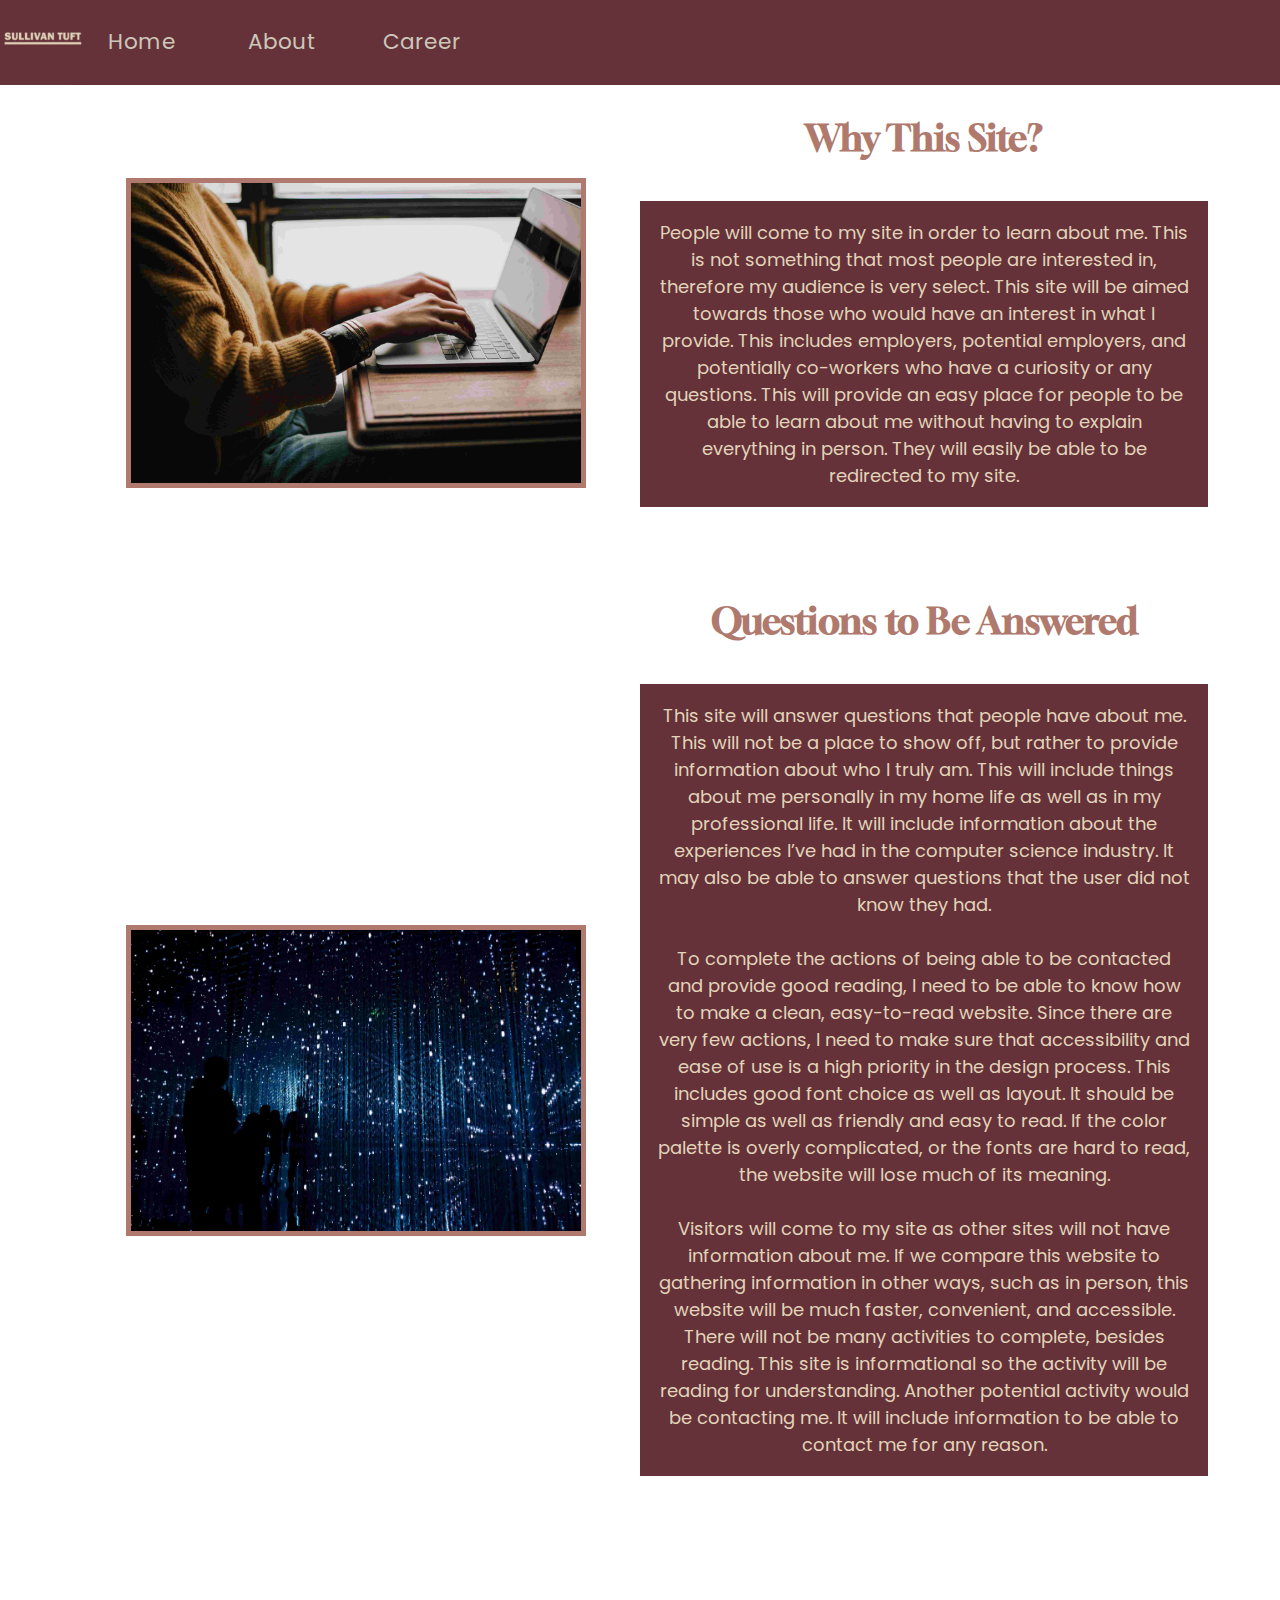
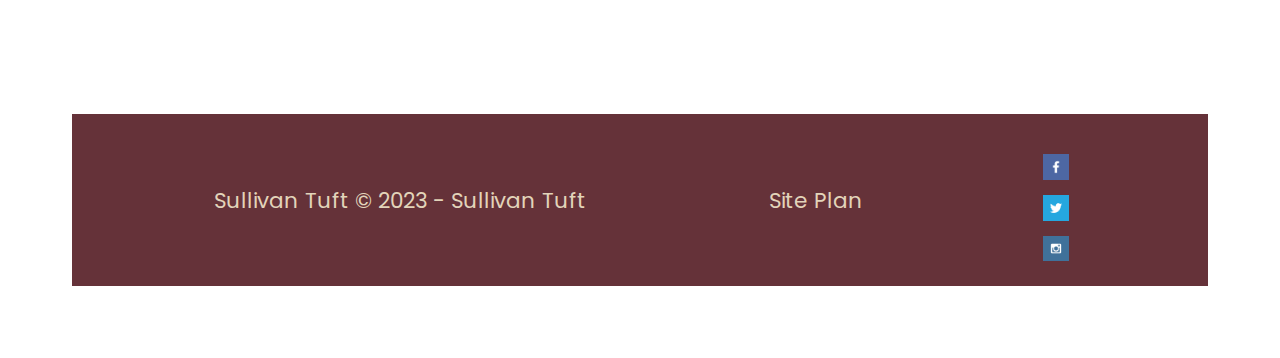
<file: personal_site_plan/index.html>
<!DOCTYPE html>
<html lang="en">
<head>
    <meta charset="UTF-8">
    <meta http-equiv="X-UA-Compatible" content="IE=edge">
    <meta name="viewport" content="width=device-width, initial-scale=1.0">
    <title>Home</title>
    <link rel="stylesheet" href="personal_site_style.css">
</head>
<body>
<header>
    <a id ="logo_link" href="home.html">
                <img class="logo" src="images/logo.png" alt="Sullivan Tuft Logo">
    </a>
   
    <nav>
        <a href="index.html">Home</a>
        <a href="about.html">About</a>
        <a href="career.html">Career</a>
      </nav>
    
</header>

   
    <div class="box1">
        <h1>Why This Site?</h1>
        <p>People will come to my site in order to learn about me. This is not something that most people are interested in, therefore my audience is very select. This site will be aimed towards those who would have an interest in what I provide. This includes employers, potential employers, and potentially co-workers who have a curiosity or any questions. This will provide an easy place for people to be able to learn about me without having to explain everything in person. They will easily be able to be redirected to my site.</p>
        <img src="images/computer_1.jpg" alt="Computer">
    </div>
    <div class="box2">
        <h1>Questions to Be Answered</h1>
        <p>This site will answer questions that people have about me. This will not be a place to show off, but rather to provide information about who I truly am. This will include things about me personally in my home life as well as in my professional life. It will include information about the experiences I’ve had in the computer science industry. It may also be able to answer questions that the user did not know they had.
        <br><br>
        To complete the actions of being able to be contacted and provide good reading, I need to be able to know how to make a clean, easy-to-read website. Since there are very few actions, I need to make sure that accessibility and ease of use is a high priority in the design process. This includes good font choice as well as layout. It should be simple as well as friendly and easy to read. If the color palette is overly complicated, or the fonts are hard to read, the website will lose much of its meaning. <br><br>
         Visitors will come to my site as other sites will not have information about me. If we compare this website to gathering information in other ways, such as in person, this website will be much faster, convenient, and accessible. There will not be many activities to complete, besides reading. This site is informational so the activity will be reading for understanding. Another potential activity would be contacting me. It will include information to be able to contact me for any reason.
        </p>
        <img src="images/network.jpg" alt="Network">
    </div>




    <footer>
        <p>Sullivan Tuft &copy; 2023 - Sullivan Tuft</p>
  
        <p><a href="site-plan.html">Site Plan</a></p>
       
    
        <div class="social">
            <a href="https://facebook.com" target="_blank">
                <img src="images/facebook.png" alt="fb icon">
            </a>
            <a href="https://twitter.com" target="_blank">
                <img src="images/twitter.png" alt="twitter icon">
            </a>
            <a href="https://instagram.com" target="_blank">
                <img src="images/instagram.png" alt="instagram icon">
            </a>
        </div>
        
    </footer>
</body>
</html>
</file>
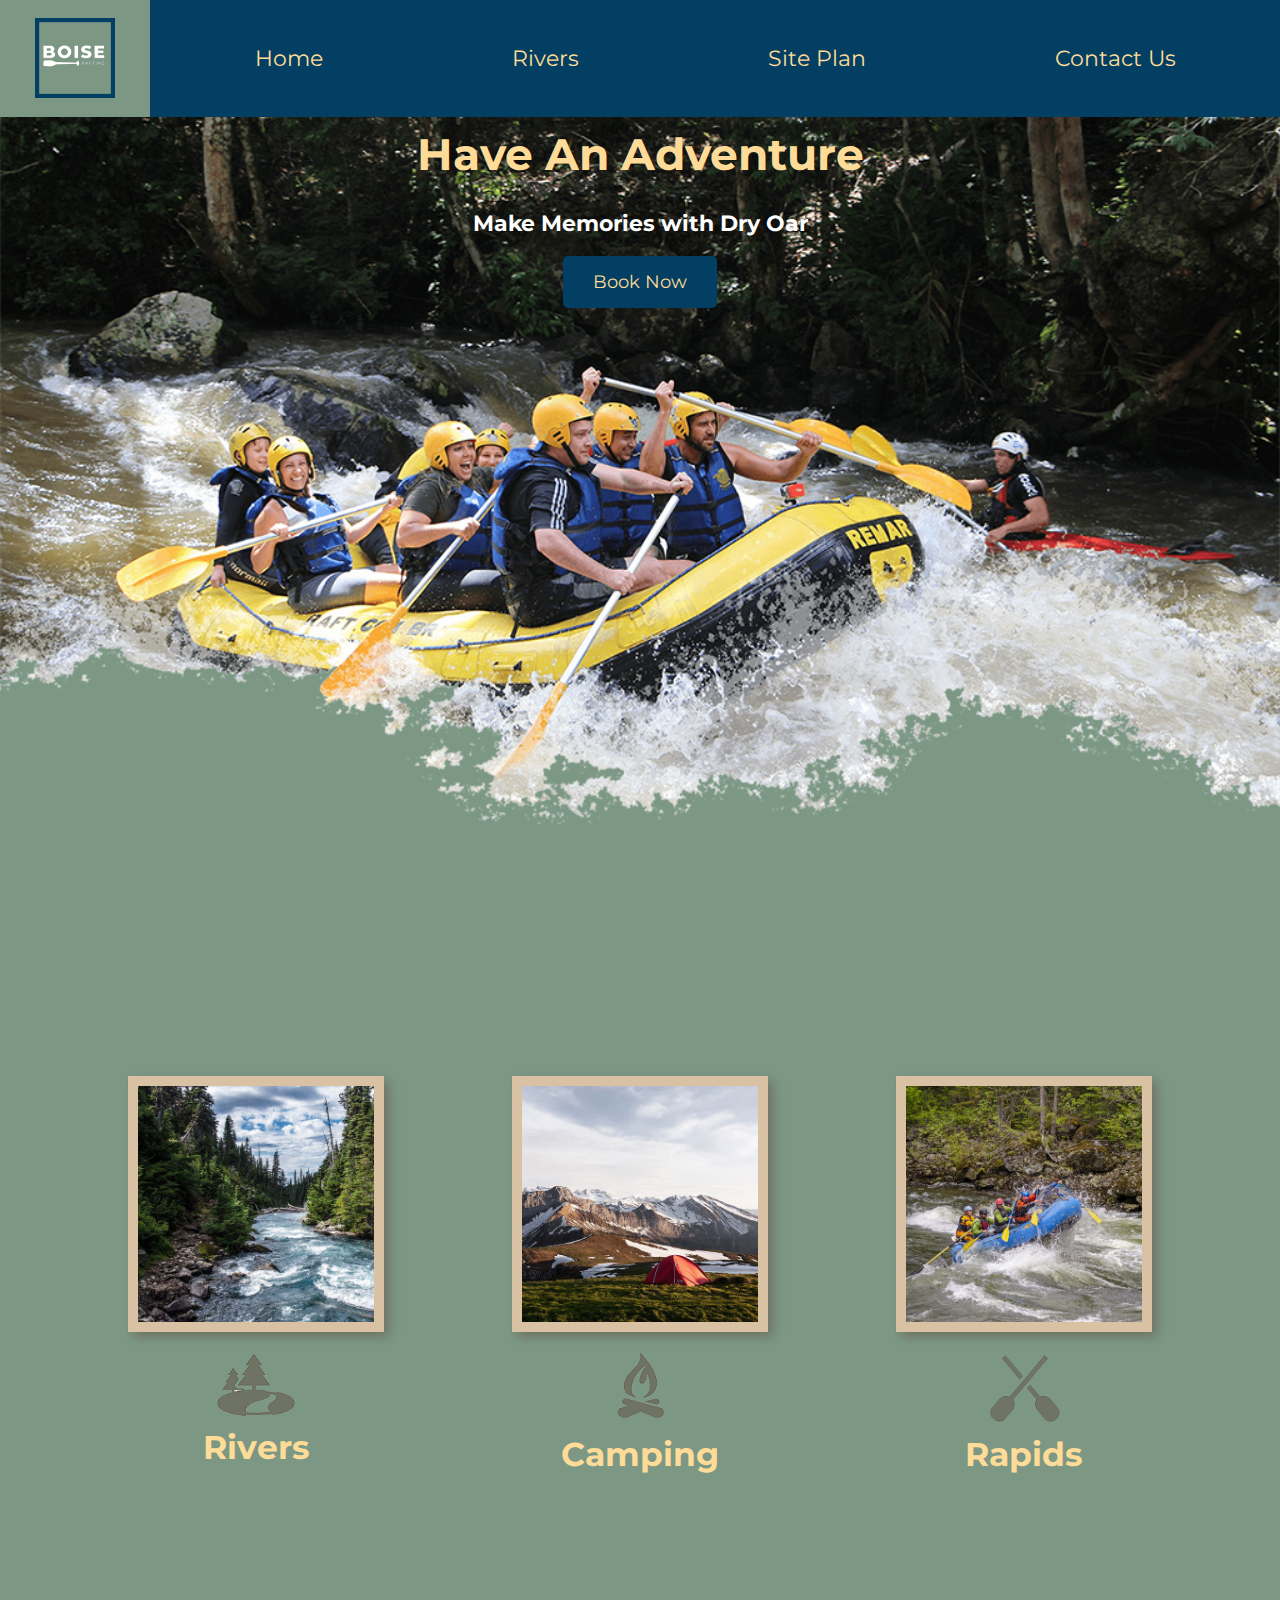
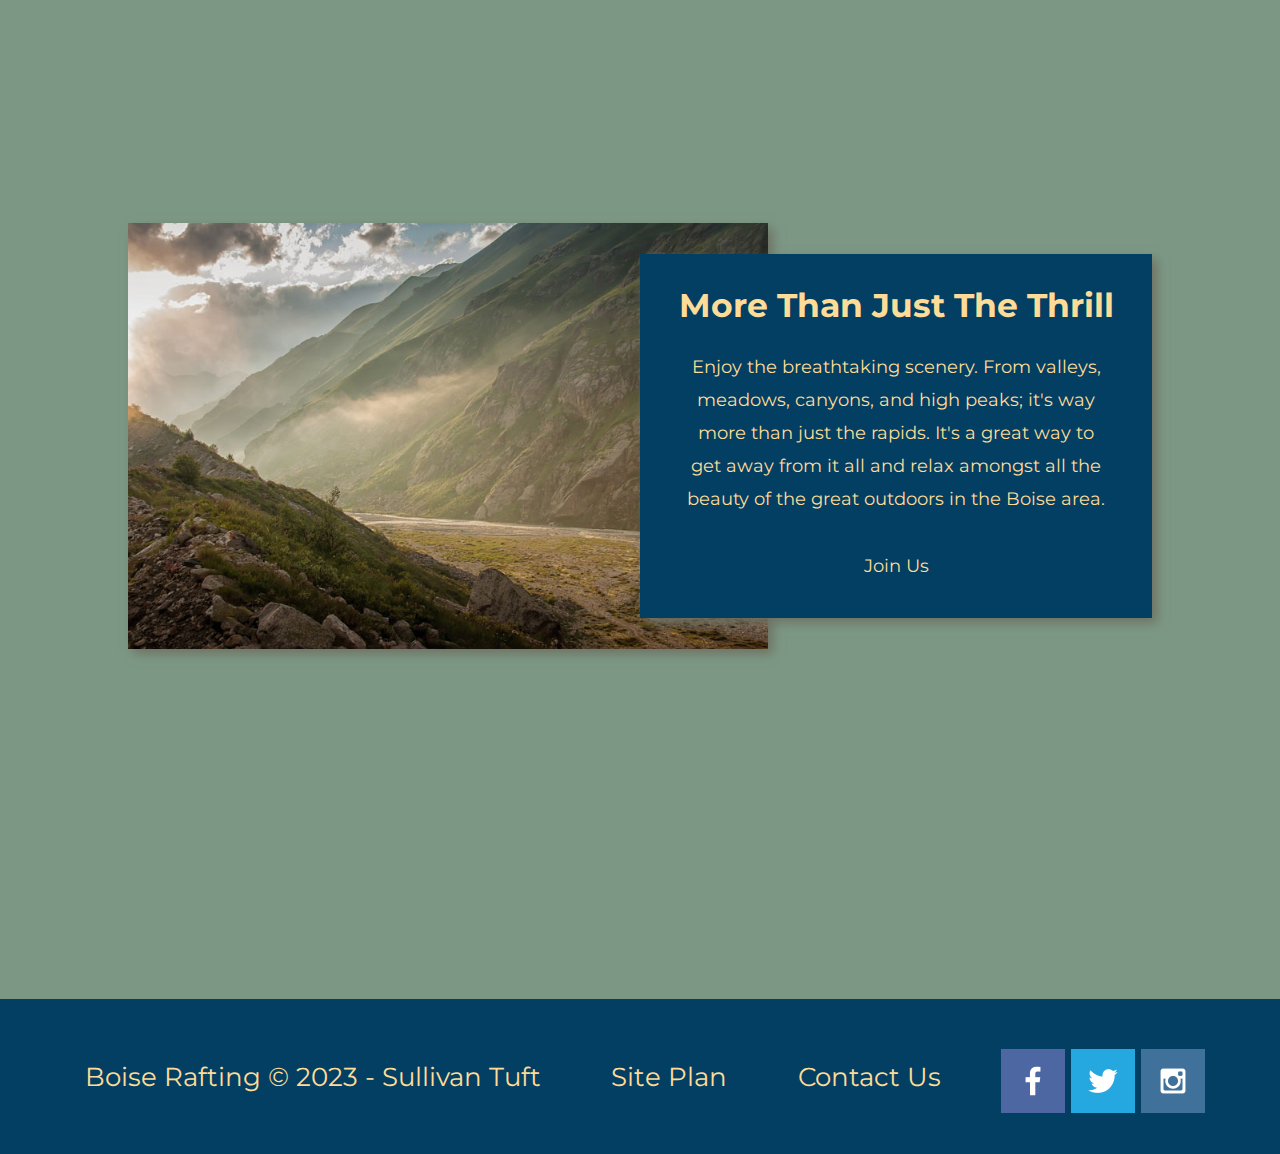
<file: wrr/index.html>
<!DOCTYPE html>
<html lang="en">
<head>
    <meta charset="UTF-8">
    <meta http-equiv="X-UA-Compatible" content="IE=edge">
    <meta name="viewport" content="width=device-width, initial-scale=1.0">
    <link rel="stylesheet" href="styles/style.css">
    <title>Boise Rafting | Home</title>
</head>
<body>
    <div id="content">

        <header>
            <a id ="logo_link" href="index.html">
                <img class="logo" src="images/wrr_logo.png" alt="Boise Rafting Logo">
    
            </a>
            <nav>
                <a href="index.html">Home</a>
                <a href="rivers.html">Rivers</a>
                <a href="site-plan-rafting.html">Site Plan</a>
                <a href="contactus.html">Contact Us</a>
            </nav>
        </header>

        <div id="hero">
            <div id="hero-box">
                <img id="hero-img" src="images/hero.png" alt="People enjoying white water rafting">
            </div>
            <section id="hero-msg">
                <h1 class="home-title">Have An Adventure</h1>
                <h4>Make Memories with Dry Oar </h4>
                <div class='button-box'>
                    <a class='book' href="contactus.html">Book Now</a>
                </div>
            </section>
        </div>

<main class="home-grid">
    <section class="rivers-card">
        <img class="card-img" src="images/rivers.jpg" alt="river in forest">
        <img class="icon" src="images/river_icon.png" alt="river icon">
        <h2>Rivers</h2>
    </section>
    <section class="camping-card">
        <img class="card-img" src="images/camping.jpg" alt="tent in mountains">
        <img class="icon" src="images/fire_icon.png" alt="fire icon">
        <h2>Camping</h2>
    </section>
    <section class="rapids-card">
        <img class="card-img" src="images/rapids.jpg" alt="rafting boat">
        <img class="icon" src="images/oars.png" alt="oars icon">
        <h2>Rapids</h2>
    </section>
    <div id="background"></div> 
    <img class="mountains" src="images/mountains.jpg" alt="Misty mountains">
    <section class="msg">
        <h2>More Than Just The Thrill</h2>
        <p>Enjoy the breathtaking scenery. From valleys, meadows, canyons, and high peaks; it's way more than just the rapids. It's a great way to get away from it all and relax amongst all the beauty of the great outdoors in the Boise area. </p>
        <a class='join' href="rivers.html">Join Us</a>
    </section>

</main>
<footer>
    <p>Boise Rafting &copy; 2023 - Sullivan Tuft</p>
    <p><a href="site-plan-rafting.html">Site Plan</a></p>
    <p><a href="contactus.html">Contact Us</a></p>

    <div class="social">
        <a href="https://facebook.com" target="_blank">
            <img src="images/facebook.png" alt="fb icon">
        </a>
        <a href="https://twitter.com" target="_blank">
            <img src="images/twitter.png" alt="twitter icon">
        </a>
        <a href="https://instagram.com" target="_blank">
            <img src="images/instagram.png" alt="instagram icon">
        </a>
    </div>
    
</footer>




</div>
</body>

</html>
</file>
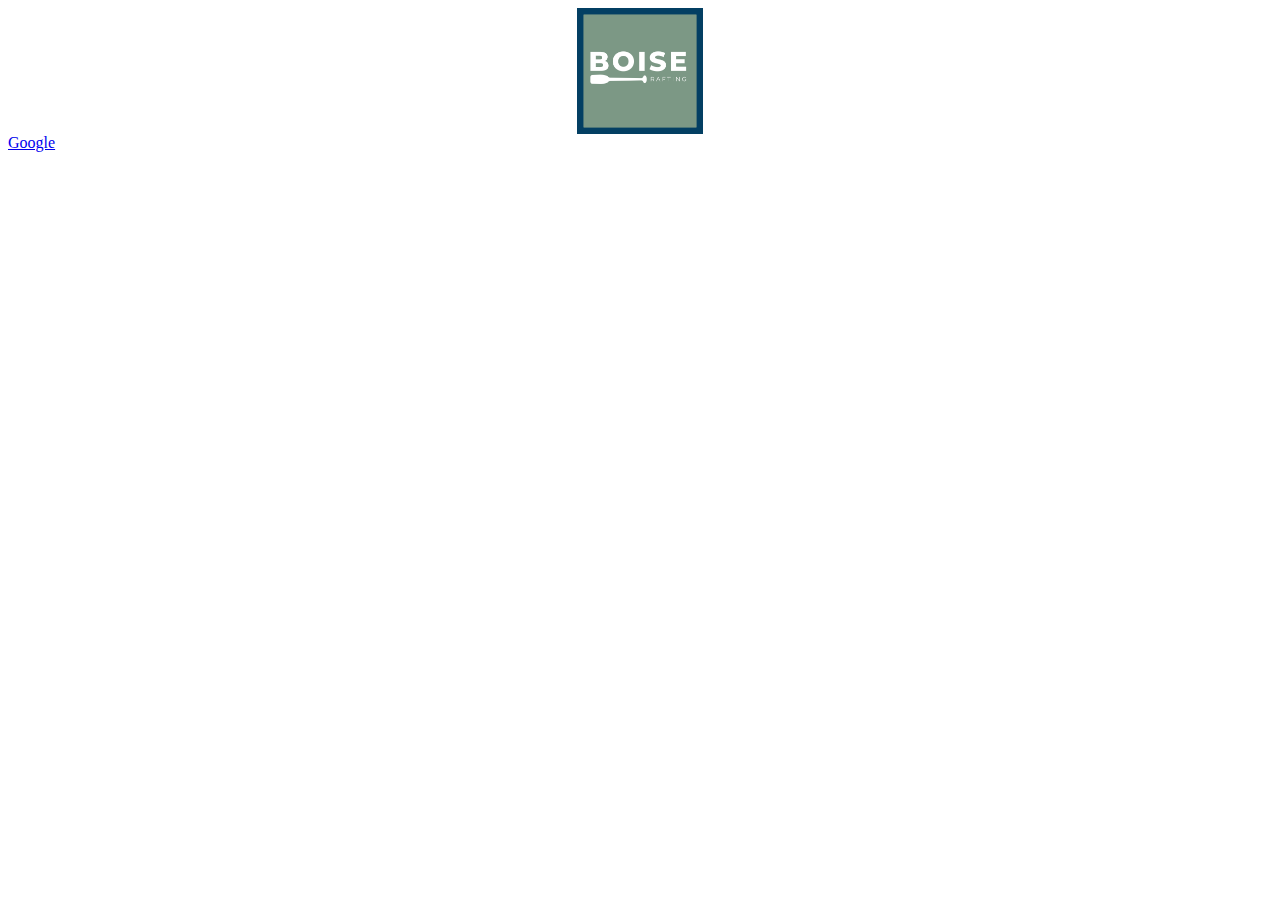
<file: wireframe.html>
<!DOCTYPE html>
<html lang="en">
<head>
    <meta charset="UTF-8">
    <meta http-equiv="X-UA-Compatible" content="IE=edge">
    <meta name="viewport" content="width=device-width, initial-scale=1.0">
    <link type="text/css" rel="stylesheet" href="wireframe.css" />
    <title>Wireframe</title>
</head>

<body>

 <header>
    
    <nav>
    <img class="logo" src="/images/wrr_logo.png" alt="logo">
    <a href="https://google.com">Google</a>
    </nav>

 </header>   



</body>
</html>
</file>
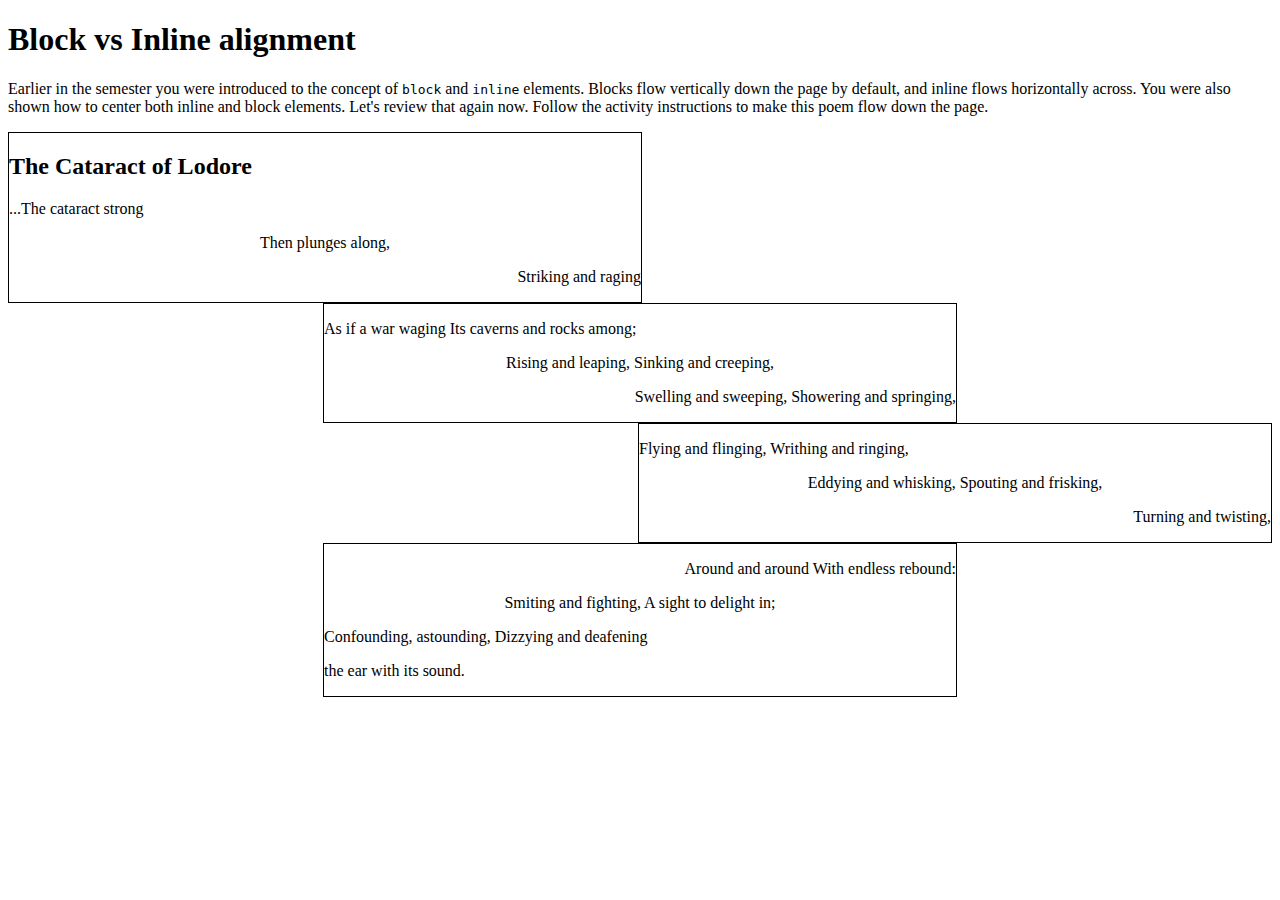
<file: intro/alignment.html>
<!DOCTYPE html>
<html lang="en">
<head>
    <meta charset="UTF-8">
    <meta http-equiv="X-UA-Compatible" content="IE=edge">
    <meta name="viewport" content="width=device-width, initial-scale=1.0">
    <title>Document</title>
    <link rel="stylesheet" href="alignment.css">
</head>
<body>
    <div class="content">
        <h1>Block vs Inline alignment</h1>
        <p>Earlier in the semester you were introduced to the concept of
                    <kbd>block</kbd> and <kbd>inline</kbd> elements. Blocks flow
                    vertically down the page by default, and inline flows horizontally across.
                    You were also shown how to center both inline and block elements.
                    Let's review that again now. Follow the activity instructions to make this poem flow down the page.</p>
      </div>
      <div class="poem">
        <section class="block1">
          <h2>The Cataract of Lodore</h2>
          <p class="left">...The cataract strong</p>
          <p class="center"> Then plunges along,</p>
          <p class="right">Striking and raging</p>
        </section>
        <section class="block2">
          <p class="left">As if a war waging Its caverns and rocks among;</p>
          <p class="center"> Rising and leaping, Sinking and creeping,</p>
          <p class="right"> Swelling and sweeping, Showering and springing,</p>
        </section>
        <section class="block3">
          <p class="left"> Flying and flinging, Writhing and ringing, </p>
          <p class="center">Eddying and whisking, Spouting and frisking,</p>
          <p class="right"> Turning and twisting,</p> 
          
       </section>
        <section class="block4">
          <p class="right">Around and around With endless rebound:</p>
          <p class="center"> Smiting and fighting, A sight to delight in;</p>
          <p class="left"> Confounding, astounding, Dizzying and deafening</p>
          <p class="left"> the ear with its sound.</p>
        </section>
      </div>
</body>
</html>
</file>
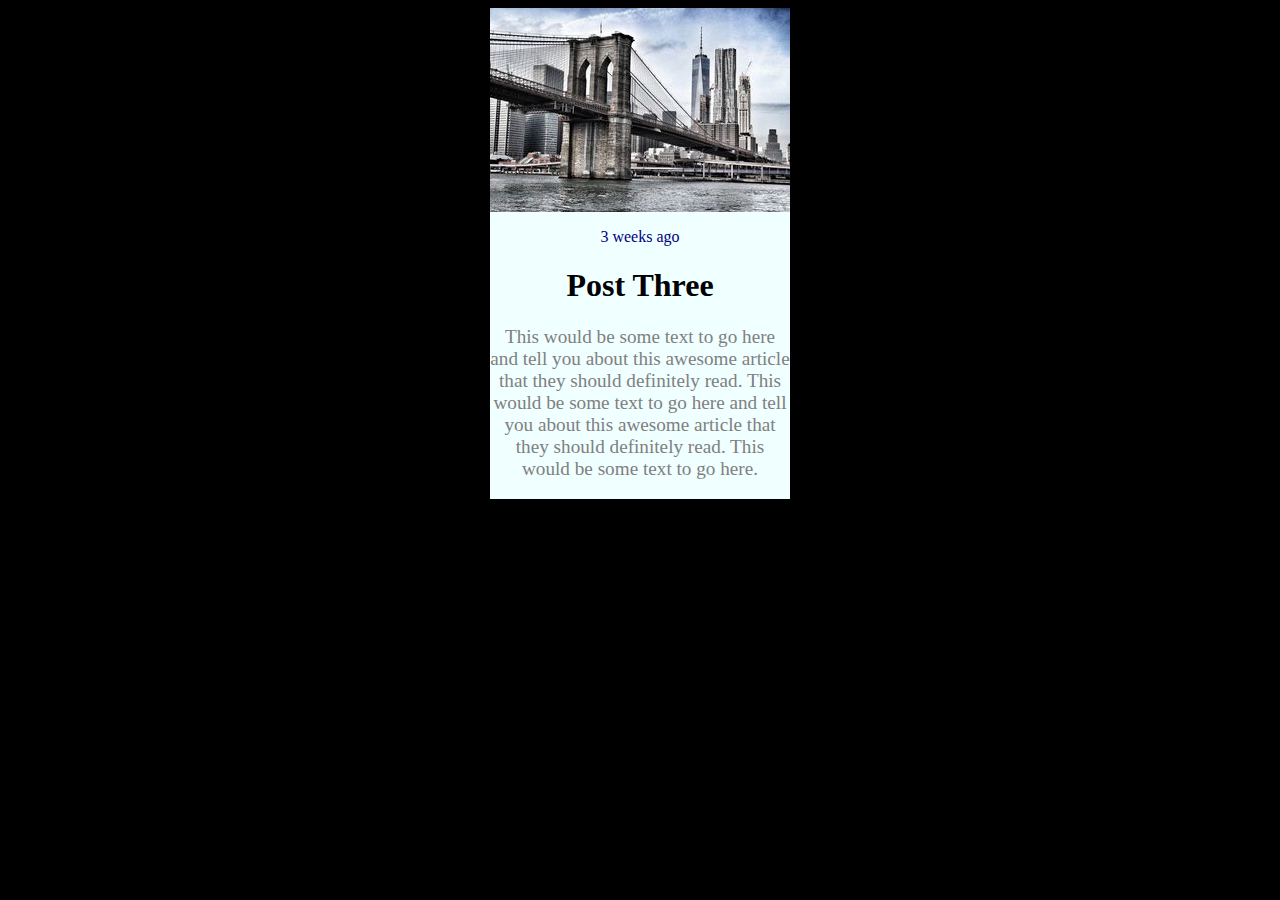
<file: intro/ice.html>
<!DOCTYPE html>
<html lang="en">

<head>
    <meta charset="UTF-8">
    <meta http-equiv="X-UA-Compatible" content="IE=edge">
    <meta name="viewport" content="width=device-width, initial-scale=1.0">
    <link rel="stylesheet" href="/wrr/styles/ice.css">
    <title>In Class Activity</title>
</head>
<body>
<div class="Main">



    <div class="grid-container">
        <img src="w09_ice_img.jpg">
        <div class="middle-section">
            <p class="headerp">3 weeks ago</p>
            <h1>Post Three</h1>
            <div class="body-text">
                <p>This would be some text to go here and tell you about this awesome article that they should definitely read. This would be some text to go here and tell you about this awesome article that they should definitely read. This would be some text to go here.</p>
                </div>
            
        </div>
    
      </div>

<div class="bottom-grid">
    
</div>





<footer>
   
</footer>










</div>
</body>
</html>
</file>
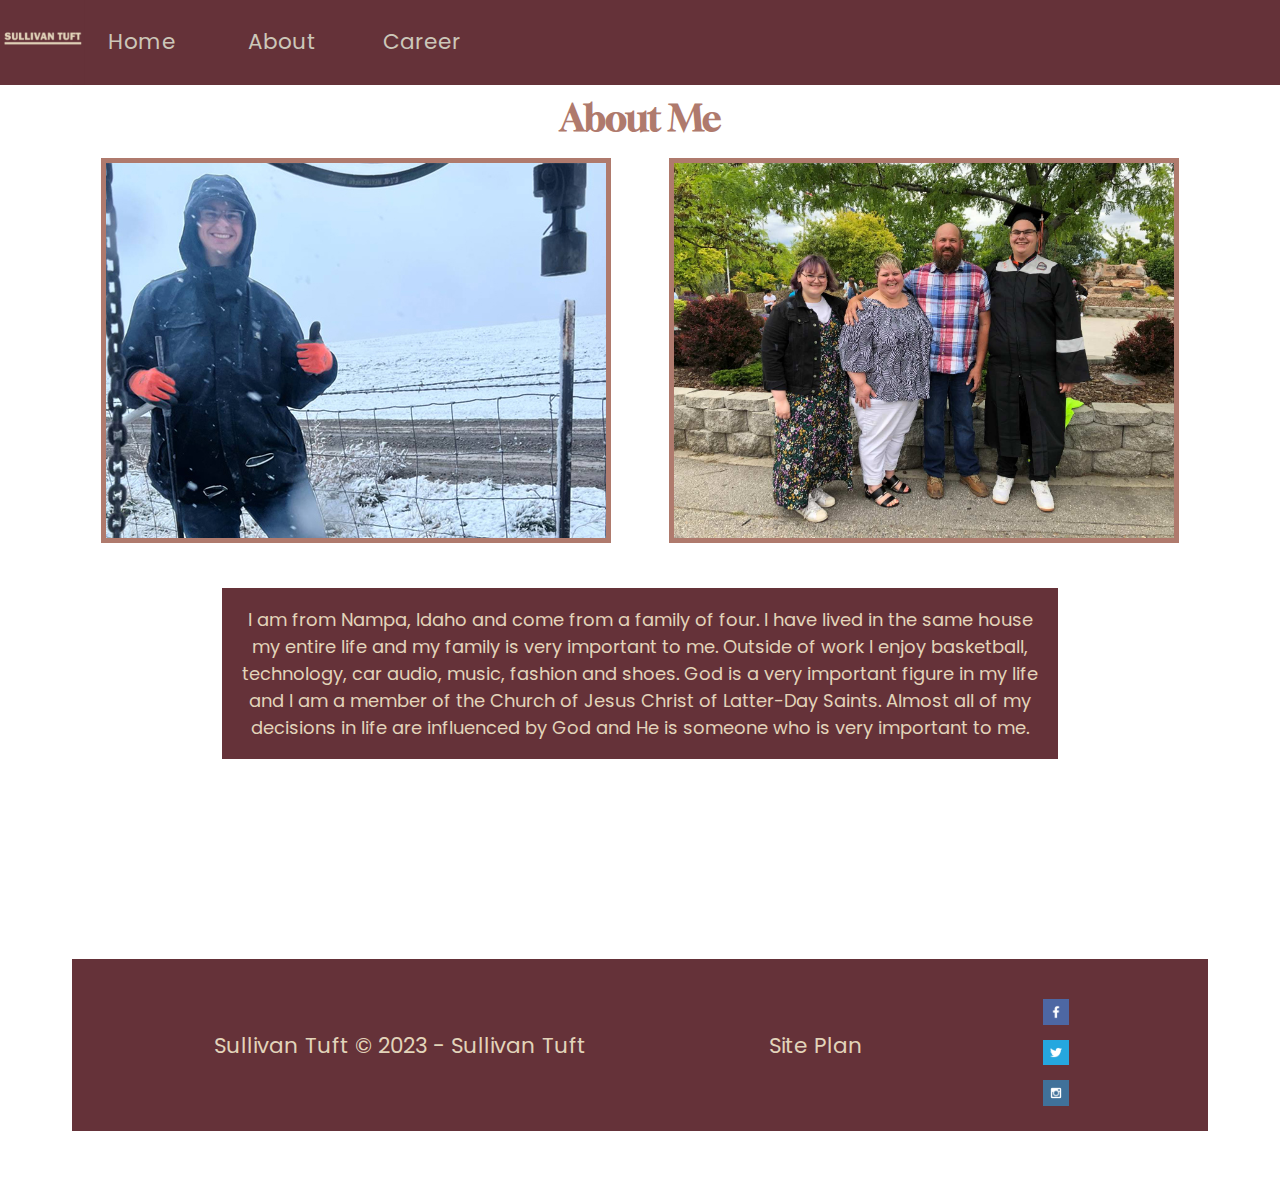
<file: personal_site_plan/about.html>
<!DOCTYPE html>
<html lang="en">
<head>
    <meta charset="UTF-8">
    <meta http-equiv="X-UA-Compatible" content="IE=edge">
    <meta name="viewport" content="width=device-width, initial-scale=1.0">
    <title>About</title>
    <link rel="stylesheet" href="personal_site_style.css">
</head>
<body>
<header>
    <a id ="logo_link" href="home.html">
                <img class="logo" src="images/logo.png" alt="Sullivan Tuft Logo">
    </a>
   
    <nav>
        <a href="index.html">Home</a>
        <a href="about.html">About</a>
        <a href="career.html">Career</a>
      </nav>
    
</header>

   <h1>About Me</h1>
   <div class="imagebox">
    <img src="images/me.jpg" alt="Sullivan Tuft">
    <img src="images/family.jpg" alt="Family">
    </div>
    <p class="coloredtext">I am from Nampa, Idaho and come from a family of four. I have lived in the same house my entire life and my family is very important to me. Outside of work I enjoy basketball, technology, car audio, music, fashion and shoes. God is a very important figure in my life and I am a member of the Church of Jesus Christ of Latter-Day Saints. Almost all of my decisions in life are influenced by God and He is someone who is very important to me.</p>




    <footer>
        <p>Sullivan Tuft &copy; 2023 - Sullivan Tuft</p>
  
        <p><a href="site-plan.html">Site Plan</a></p>
        
    
        <div class="social">
            <a href="https://facebook.com" target="_blank">
                <img src="images/facebook.png" alt="fb icon">
            </a>
            <a href="https://twitter.com" target="_blank">
                <img src="images/twitter.png" alt="twitter icon">
            </a>
            <a href="https://instagram.com" target="_blank">
                <img src="images/instagram.png" alt="instagram icon">
            </a>
        </div>
        
    </footer>
</body>
</html>
</file>
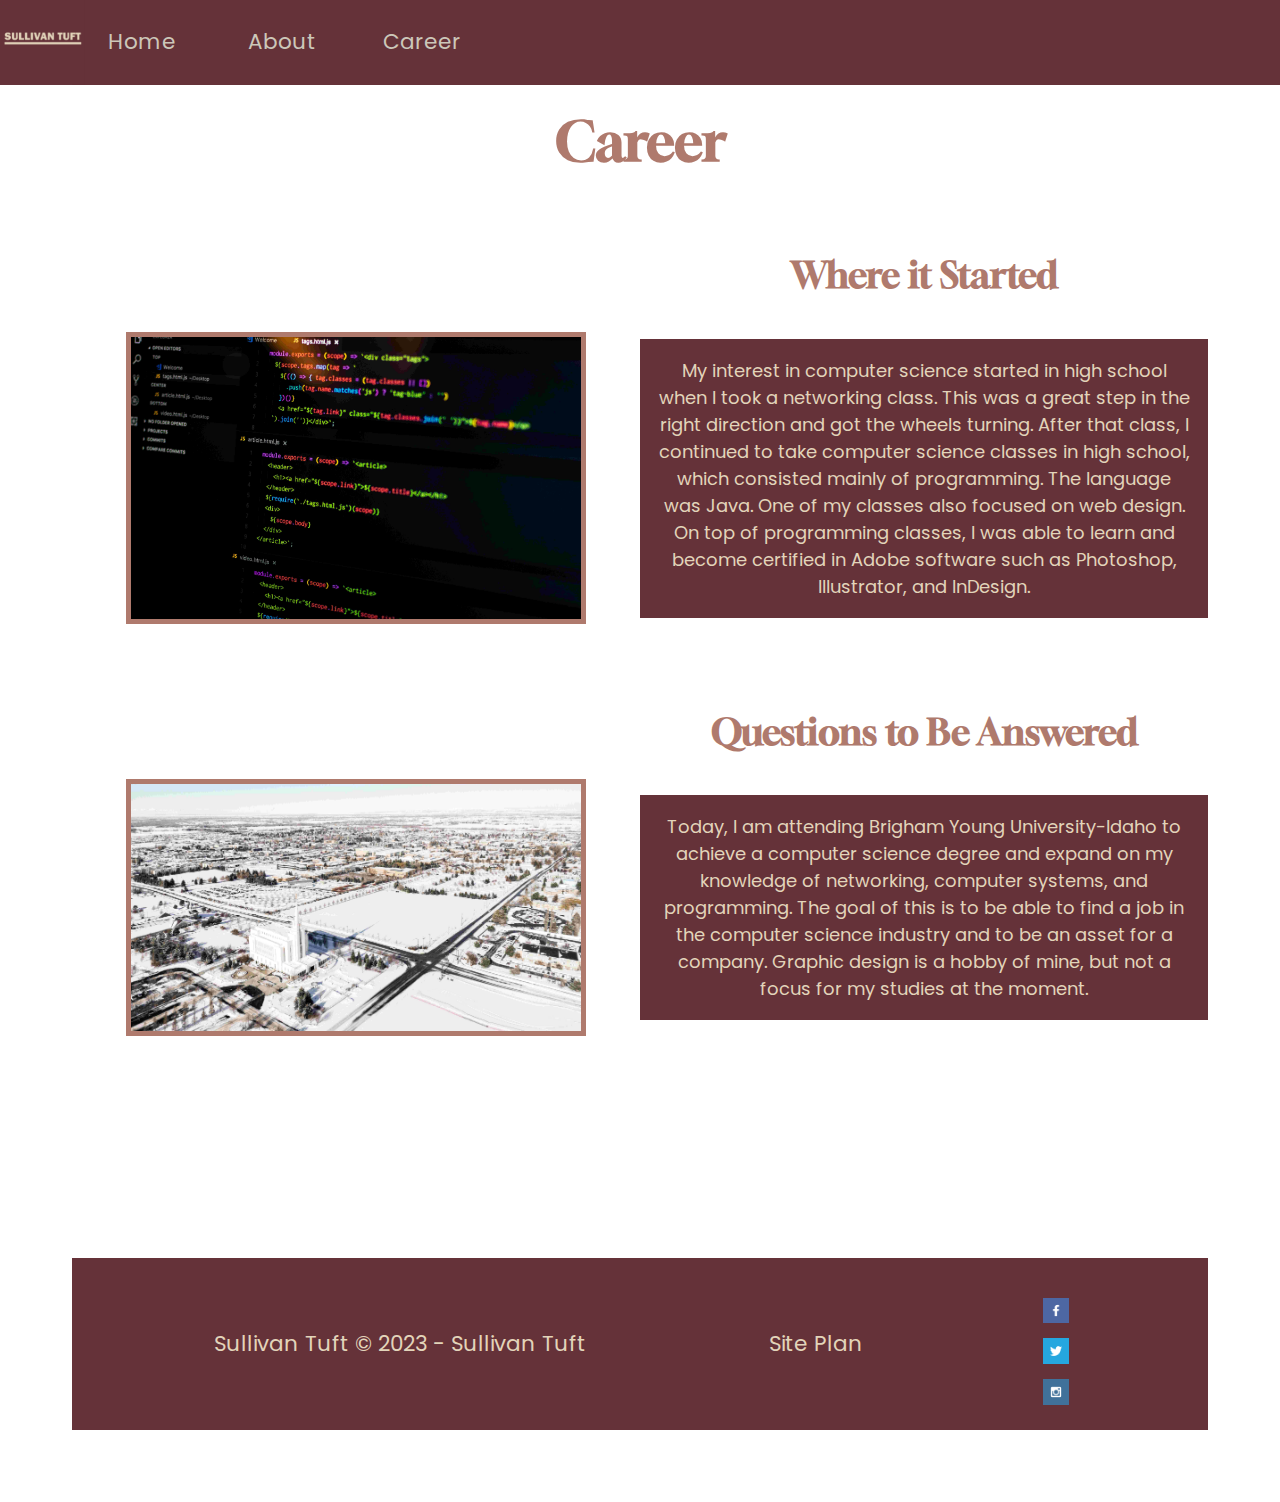
<file: personal_site_plan/career.html>
<!DOCTYPE html>
<html lang="en">
<head>
    <meta charset="UTF-8">
    <meta http-equiv="X-UA-Compatible" content="IE=edge">
    <meta name="viewport" content="width=device-width, initial-scale=1.0">
    <title>Career</title>
    <link rel="stylesheet" href="personal_site_style.css">
</head>
<body>

<header>
    <a id ="logo_link" href="home.html">
                <img class="logo" src="images/logo.png" alt="Sullivan Tuft Logo">
    </a>
   
    <nav>
        <a href="index.html">Home</a>
        <a href="about.html">About</a>
        <a href="career.html">Career</a>
      </nav>
    
</header>

   <h1 class="heading">Career</h1>
    <div class="box3">
        <h1>Where it Started</h1>
        <p>My interest in computer science started in high school when I took a networking class. This was a great step in the right direction and got the wheels turning. After that class, I continued to take computer science classes in high school, which consisted mainly of programming. The language was Java. One of my classes also focused on web design. On top of programming classes, I was able to learn and become certified in Adobe software such as Photoshop, Illustrator, and InDesign.</p>
        <img src="images/program.jpg" alt="Programming On A Computer">
    </div>
    <div class="box4">
        <h1>Questions to Be Answered</h1>
        <p>Today, I am attending Brigham Young University-Idaho to achieve a computer science degree and expand on my knowledge of networking, computer systems, and programming. The goal of this is to be able to find a job in the computer science industry and to be an asset for a company. Graphic design is a hobby of mine, but not a focus for my studies at the moment.</p>
        <img src="images/rexburg.jpg" alt="Rexburg, Idaho">
    </div>




    <footer>
        <p>Sullivan Tuft &copy; 2023 - Sullivan Tuft</p>
  
        <p><a href="site-plan.html">Site Plan</a></p>
        
    
        <div class="social">
            <a href="https://facebook.com" target="_blank">
                <img src="images/facebook.png" alt="fb icon">
            </a>
            <a href="https://twitter.com" target="_blank">
                <img src="images/twitter.png" alt="twitter icon">
            </a>
            <a href="https://instagram.com" target="_blank">
                <img src="images/instagram.png" alt="instagram icon">
            </a>
        </div>
        
    </footer>
</body>
</html>
</file>
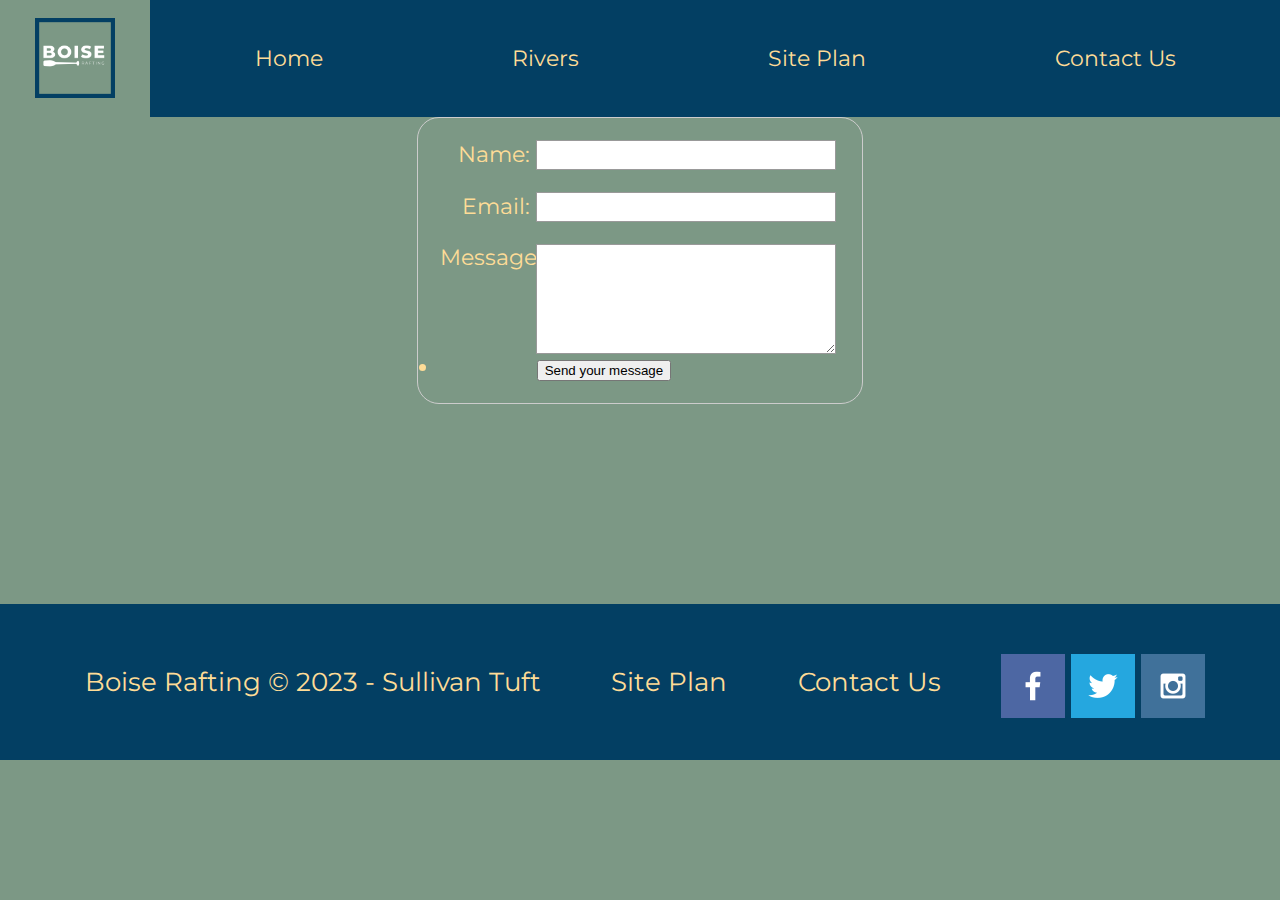
<file: wrr/contactus.html>
<!DOCTYPE html>
<html lang="en">
<head>
    <meta charset="UTF-8">
    <meta http-equiv="X-UA-Compatible" content="IE=edge">
    <meta name="viewport" content="width=device-width, initial-scale=1.0">
    <link rel="stylesheet" href="styles/style.css">
    <title>Boise Rafting | Contact Us</title>
</head>
<body>
    <div id="content">

        <header>
            <a id ="logo_link" href="index.html">
                <img class="logo" src="images/wrr_logo.png" alt="Boise Rafting Logo">
    
            </a>
            <nav>
                <a href="index.html">Home</a>
                <a href="rivers.html">Rivers</a>
                <a href="site-plan-rafting.html">Site Plan</a>
                <a href="contactus.html">Contact Us</a>
            </nav>
        </header>
            </section>
        </div>

<main>

    <div id="feedback">

          

    </div>
    
    <form action="/my-handling-form-page" method="post">
        <ul>
          <li>
            <label for="name">Name:</label>
            <input type="text" id="name" name="user_name" />
          </li>
          <li>
            <label for="mail">Email:</label>
            <input type="email" id="mail" name="user_email" />
          </li>
          <li>
            <label for="msg">Message:</label>
            <textarea id="msg" name="user_message"></textarea>
          </li>
        </ul>
        <li class="button">
            <button type="submit">Send your message</button>
          </li>
      </form>

</main>



<footer>
    <p>Boise Rafting &copy; 2023 - Sullivan Tuft</p>
    <p><a href="site-plan-rafting.html">Site Plan</a></p>
    <p><a href="contactus.html">Contact Us</a></p>

    <div class="social">
        <a href="https://facebook.com" target="_blank">
            <img src="images/facebook.png" alt="fb icon">
        </a>
        <a href="https://twitter.com" target="_blank">
            <img src="images/twitter.png" alt="twitter icon">
        </a>
        <a href="https://instagram.com" target="_blank">
            <img src="images/instagram.png" alt="instagram icon">
        </a>
    </div>
    
</footer>




</div>
<script>
    // get the feedback div element so we can do something with it.
    const feedbackElement = document.getElementById('feedback');
    // get the form so we can read what was entered in it.
    const formElement = document.forms[0];
    // add a 'listener' to wait for a submission of our form. When that happens run the code below.
    formElement.addEventListener('submit', function(e) {
        // stop the form from doing the default action.
        e.preventDefault();
        // set the contents of our feedback element to a message letting the user know the form was submitted successfully. Notice that we pull the name that was entered in the form to personalize the message!
        feedbackElement.innerHTML = 'Hello '+ formElement.user_name.value +'! Thank you for your message. We will get back with you as soon as possible!';
        // make the feedback element visible.
        feedbackElement.style.display = "block";
        // add a class to move everything down so our message doesn't cover it.
        document.body.classList.toggle('moveDown');
    });
</script>
</body>

</html>
</file>
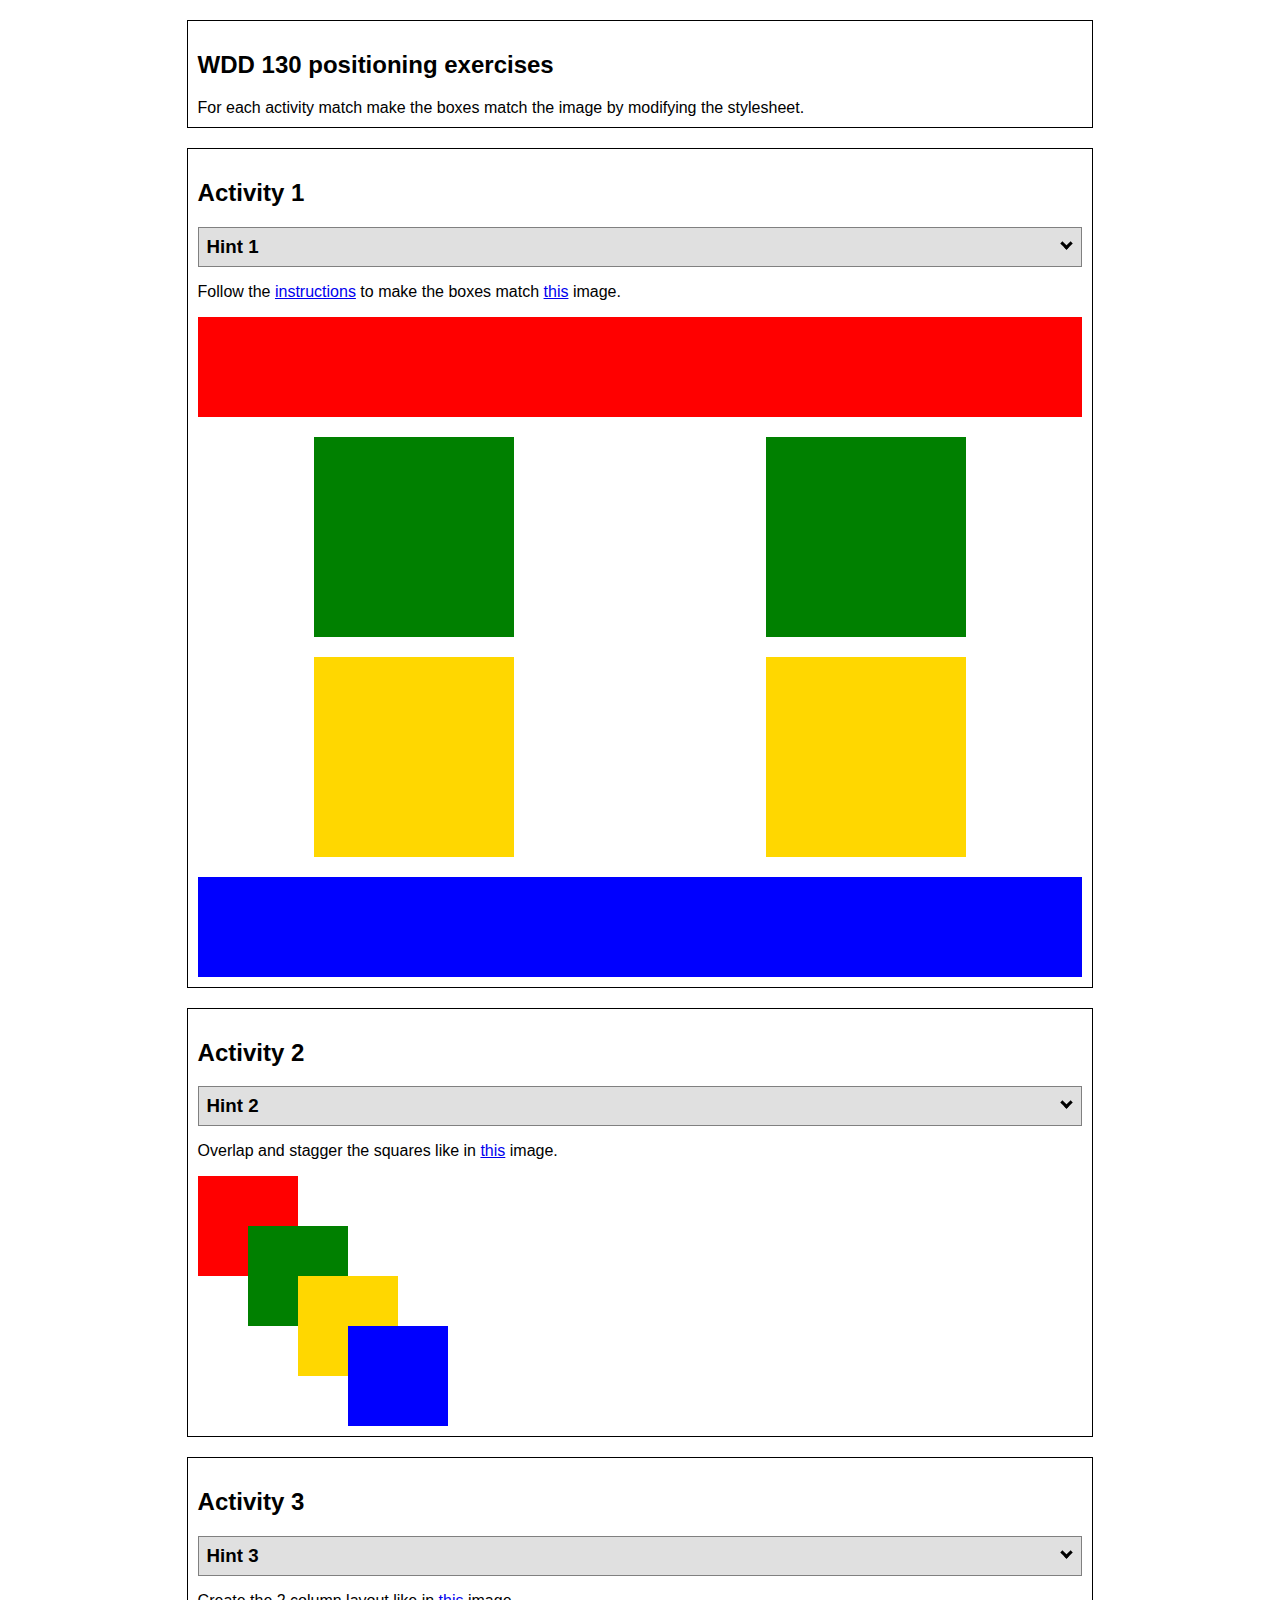
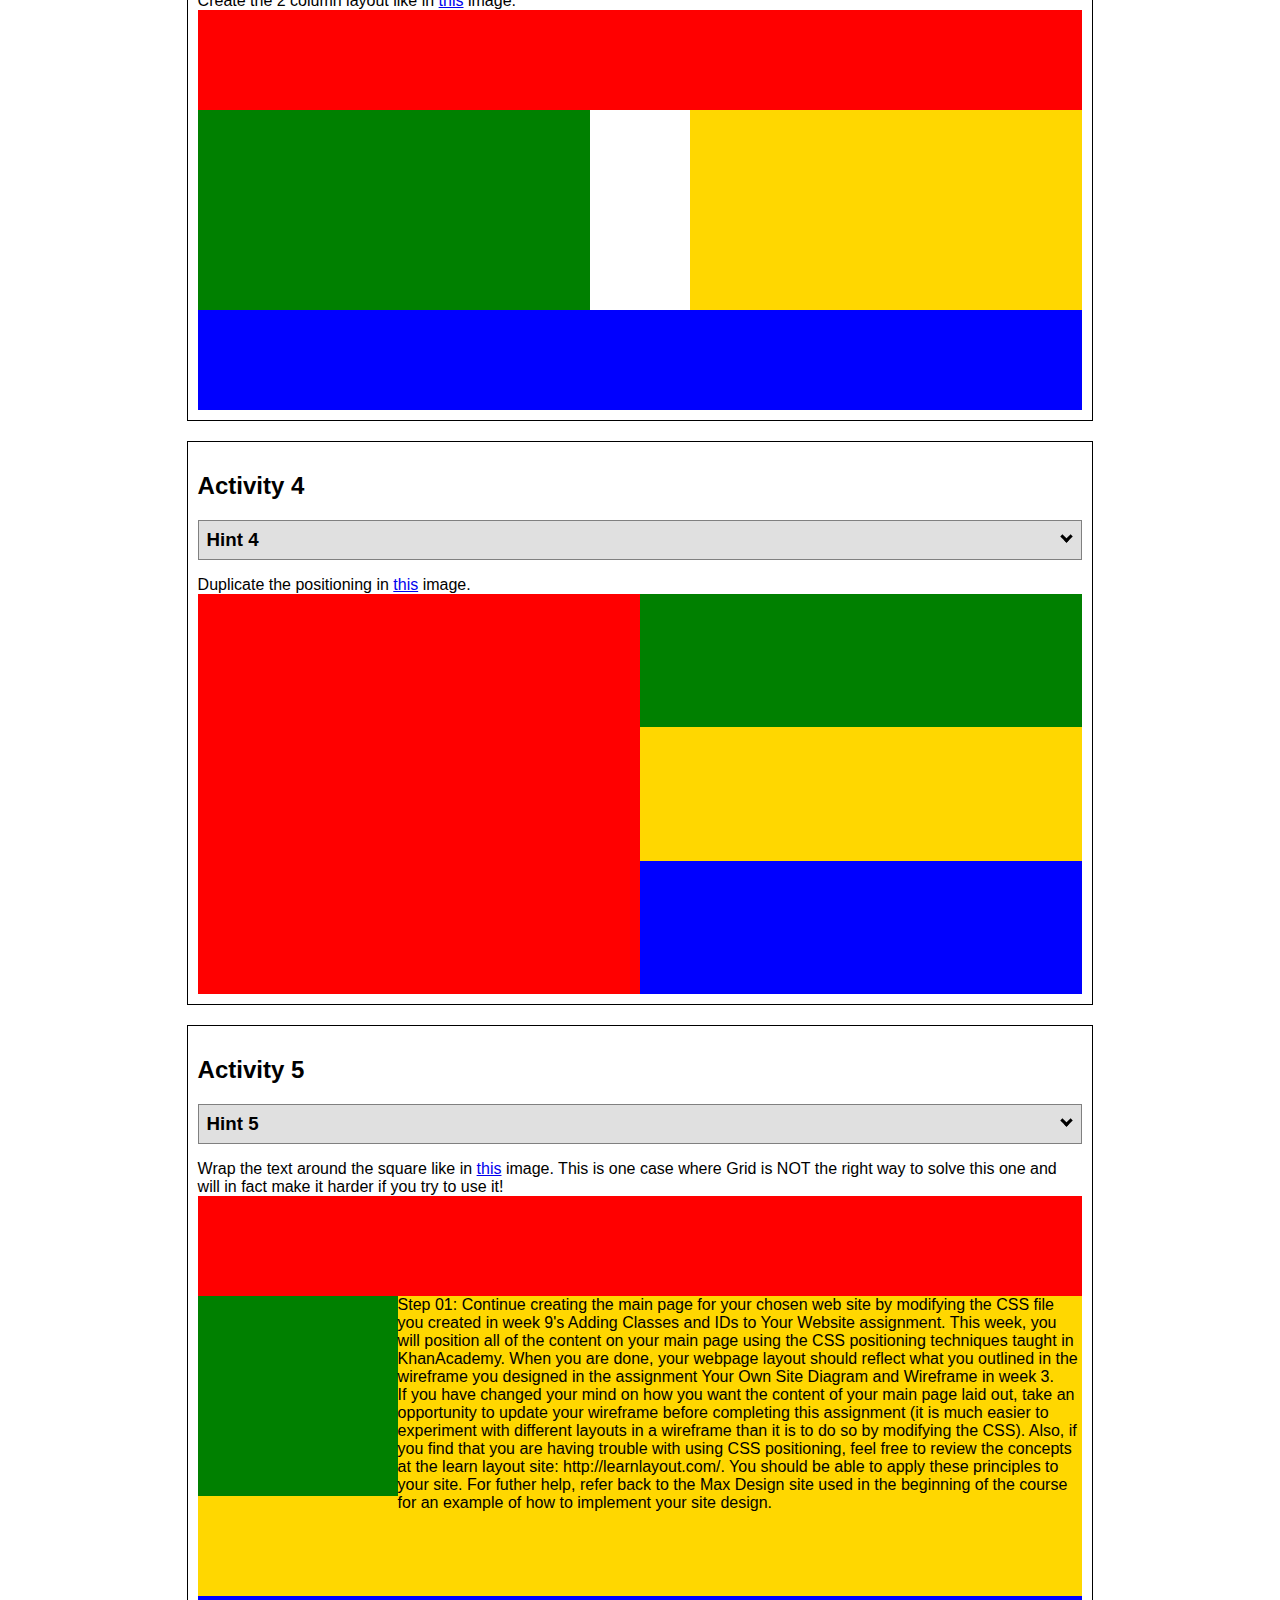
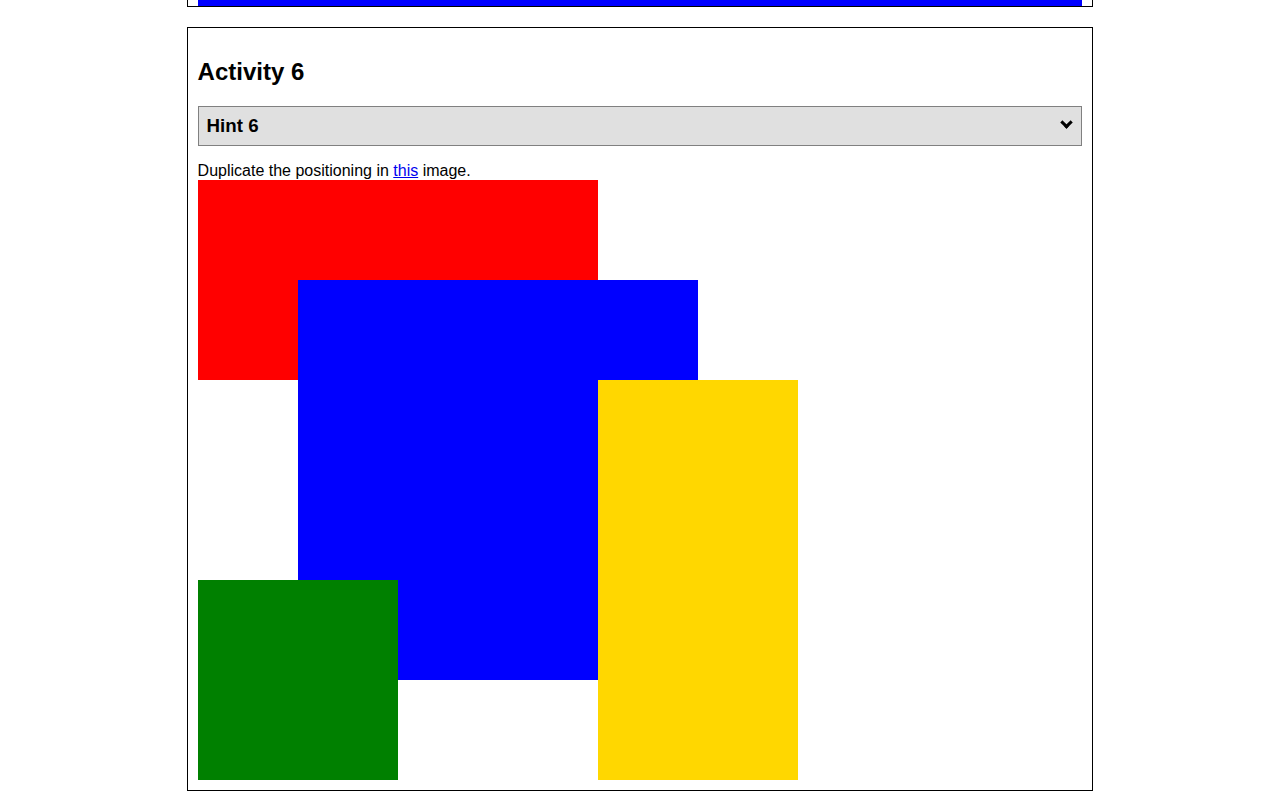
<file: wrr/positioning.html>
<!DOCTYPE html>
<html lang="en">
  <head>
    <!-- HTML - Name: positioning.html -->
    <title>Positioning Activity</title>
    <link rel="stylesheet" type="text/css" href="positionstyles.css" />
  </head>
  <body>
    <div class="activity">
      <h2>WDD 130 positioning exercises</h2>
      For each activity match make the boxes match the image by modifying the stylesheet.</div>
    <div class="activity">
      <h2>Activity 1</h2>
      <section class="hint"><input type="checkbox" ><i></i> <h3>Hint 1</h3><div><p>Check out the <a href="https://byui-wdd.github.io/wdd130/activities/w06-css-positioning.html" target="_blank">activity instructions</a> in Ilearn!</p></div></section>
      <p>Follow the <a href="https://byui-wdd.github.io/wdd130/activities/w06-css-positioning.html" target="_blank">instructions</a> to make the boxes match  <a href="https://byui-wdd.github.io/wdd130/images/example1.png" target="_blank">this</a> image.</p>
      <div class="content1" >
        <div class="red1" ></div>
        <div class="green1" ></div>
        <div class="green1" ></div>
        <div class="yellow1"></div>
        <div class="yellow1"></div>
        <div class="blue1"></div>
      </div>
    </div>
    <div class="activity">
      <h2>Activity 2</h2>
      <section class="hint"><input type="checkbox" > <h3>Hint 2</h3><i></i><div>
      <ul>
      <li>grid-template-columns: 50px 50px 50px 50px 50px </li></ul></div></section>
      <p>Overlap and stagger the squares like in <a href="https://byui-wdd.github.io/wdd130/images/example2.png" target="_blank">this</a> image.</p>
      <div class="content2" >
        <div class="red2" ></div>
        <div class="green2" ></div>
        <div class="yellow2"></div>
        <div class="blue2"></div>
      </div>
    </div>
    <div class="activity">
      <h2>Activity 3</h2>
      <section class="hint"><input type="checkbox" > <h3>Hint 3</h3><i></i><div><p>This one is going to be best solved with CSS Grid. Remember to make the boxes the right width first...then start moving them around. </p><h4>Properties used:</h4><ul><li>display:grid;</li><li>grid-template-columns:</li><li>grid-column-gap:</li>
        <li>grid-column:</li>  </ul></div></section>
      Create the 2 column layout like in <a href="https://byui-wdd.github.io/wdd130/images/example3.png" target="_blank">this</a>  image.
      <div class="content3" >
        <div class="red3" ></div>
        <div class="green3" ></div>
        <div class="yellow3"></div>
        <div class="blue3"></div>
      </div>
    </div>
    <div class="activity">
      <h2>Activity 4</h2>
      <section class="hint"><input type="checkbox" > <h3>Hint 4</h3><i></i><div><p>For the others we have been primarily concerned with width. For this one you will need to adjust height as well. </p><h4>Properties used:</h4><ul><li>display:grid;</li><li>grid-template-columns:</li><li>grid-row:</li></ul></div></section>
      Duplicate the positioning in <a href="https://byui-wdd.github.io/wdd130/images/example4.png" target="_blank">this</a> image. 
      <div class="content4" >
        <div class="red4" ></div>
        <div class="green4" ></div>
        <div class="yellow4"></div>
        <div class="blue4"></div>
      </div>
    </div>

    <div class="activity">
      <h2>Activity 5</h2>
      <section class="hint"><input type="checkbox" > <h3>Hint 5</h3><i></i><div><p>Grid is <strong>not</strong> the right way to do this.  In fact there is only one way to really do that...and that is with float. Remember that we float the thing we want the text to wrap around.  Also remember to start by making all the shapes the right size and shape.</p><h4>Properties used:</h4><ul><li>float: left;</li></ul></div></section>
      Wrap the text around the square like in <a href="https://byui-wdd.github.io/wdd130/images/example5.png" target="_blank">this</a> image. This is one case where Grid is NOT the right way to solve this one and will in fact make it harder if you try to use it!
      <div class="content5" >
        <div class="red5" ></div>
        <div class="green5" ></div>
        <div class="yellow5">Step 01: Continue creating the main page for your chosen web site by modifying the CSS file you created in week 9's Adding Classes and IDs to Your Website assignment. This week, you will position all of the content on your main page using the CSS positioning techniques taught in KhanAcademy. When you are done, your webpage layout should reflect what you outlined in the wireframe you designed in the assignment Your Own Site Diagram and Wireframe in week 3. <br />
          If you have changed your mind on how you want the content of your main page laid out, take an opportunity to update your wireframe before completing this assignment (it is much easier to experiment with different layouts in a wireframe than it is to do so by modifying the CSS). Also, if you find that you are having trouble with using CSS positioning, feel free to review the concepts at the learn layout site: http://learnlayout.com/. You should be able to apply these principles to your site. For futher help, refer back to the Max Design site used in the beginning of the course for an example of how to implement your site design.</div>
        <div class="blue5"></div>
      </div>
    </div>
    <div class="activity">
      <h2>Activity 6</h2>
      <section class="hint"><input type="checkbox" > <h3>Hint 6</h3><i></i><div><p>This one is all about visualizing the grid behind the layout. If you are having a hard time doing that first: all the sizes are even multiples of 100, and second here is another example with the lines drawn: <a href="https://byui-wdd.github.io/wdd130/images/example6-hint.png" target="_blank">example 6 with lines</a>. For this one you will find it easiest if you use px for the column width. You can also use <kbd>z-index</kbd> to control the element layering.    </p><h4>Properties used:</h4><ul><li>display:grid;</li><li>grid-template-columns:</li><li>grid-column:</li><li>grid-row:</li><li><a href="https://www.w3schools.com/cssref/pr_pos_z-index.asp" target="_blank">z-index:</a></li></ul></div></section>
      Duplicate the positioning in <a href="https://byui-wdd.github.io/wdd130/images/example6.png" target="_blank">this</a> image.
      <div class="content6" >
        <div class="red6" ></div>
        <div class="green6" ></div>
        <div class="yellow6"></div>
        <div class="blue6"></div>
      </div>
    </div>
  </body>
</html>
</file>
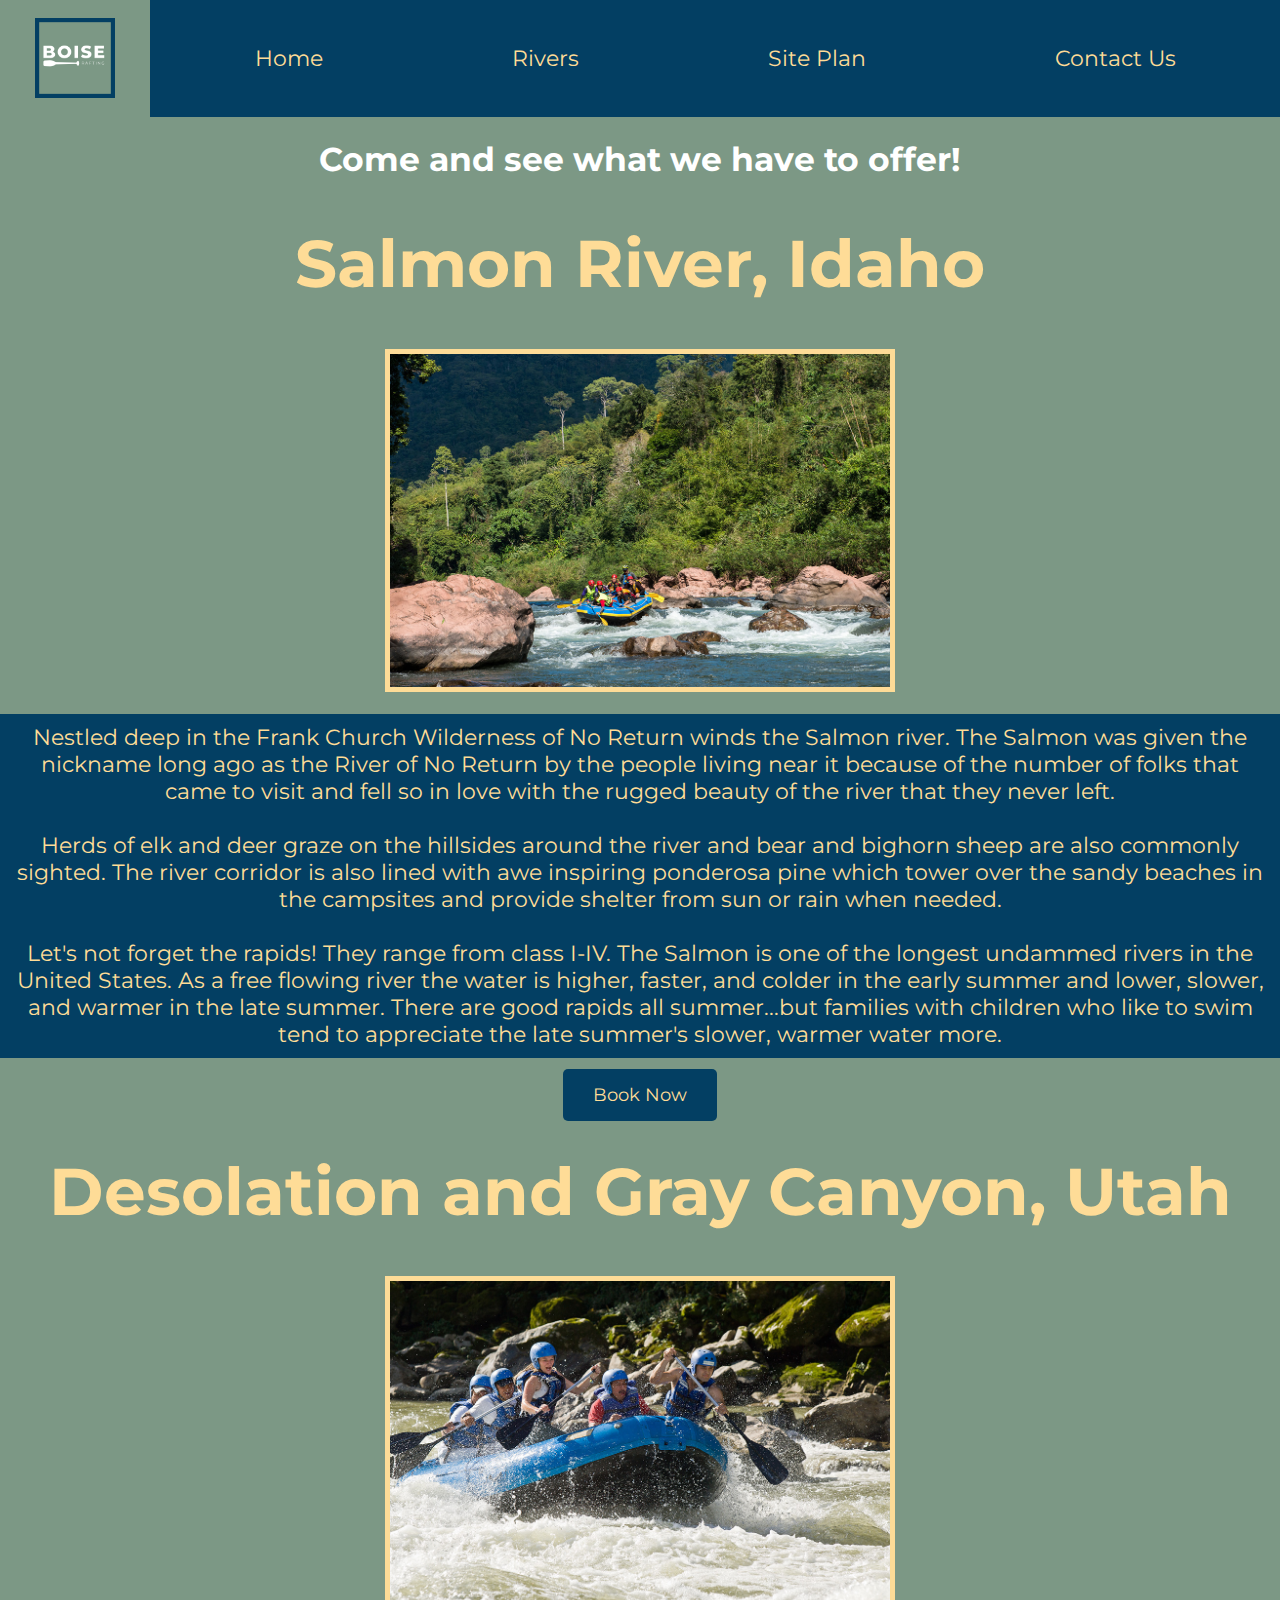
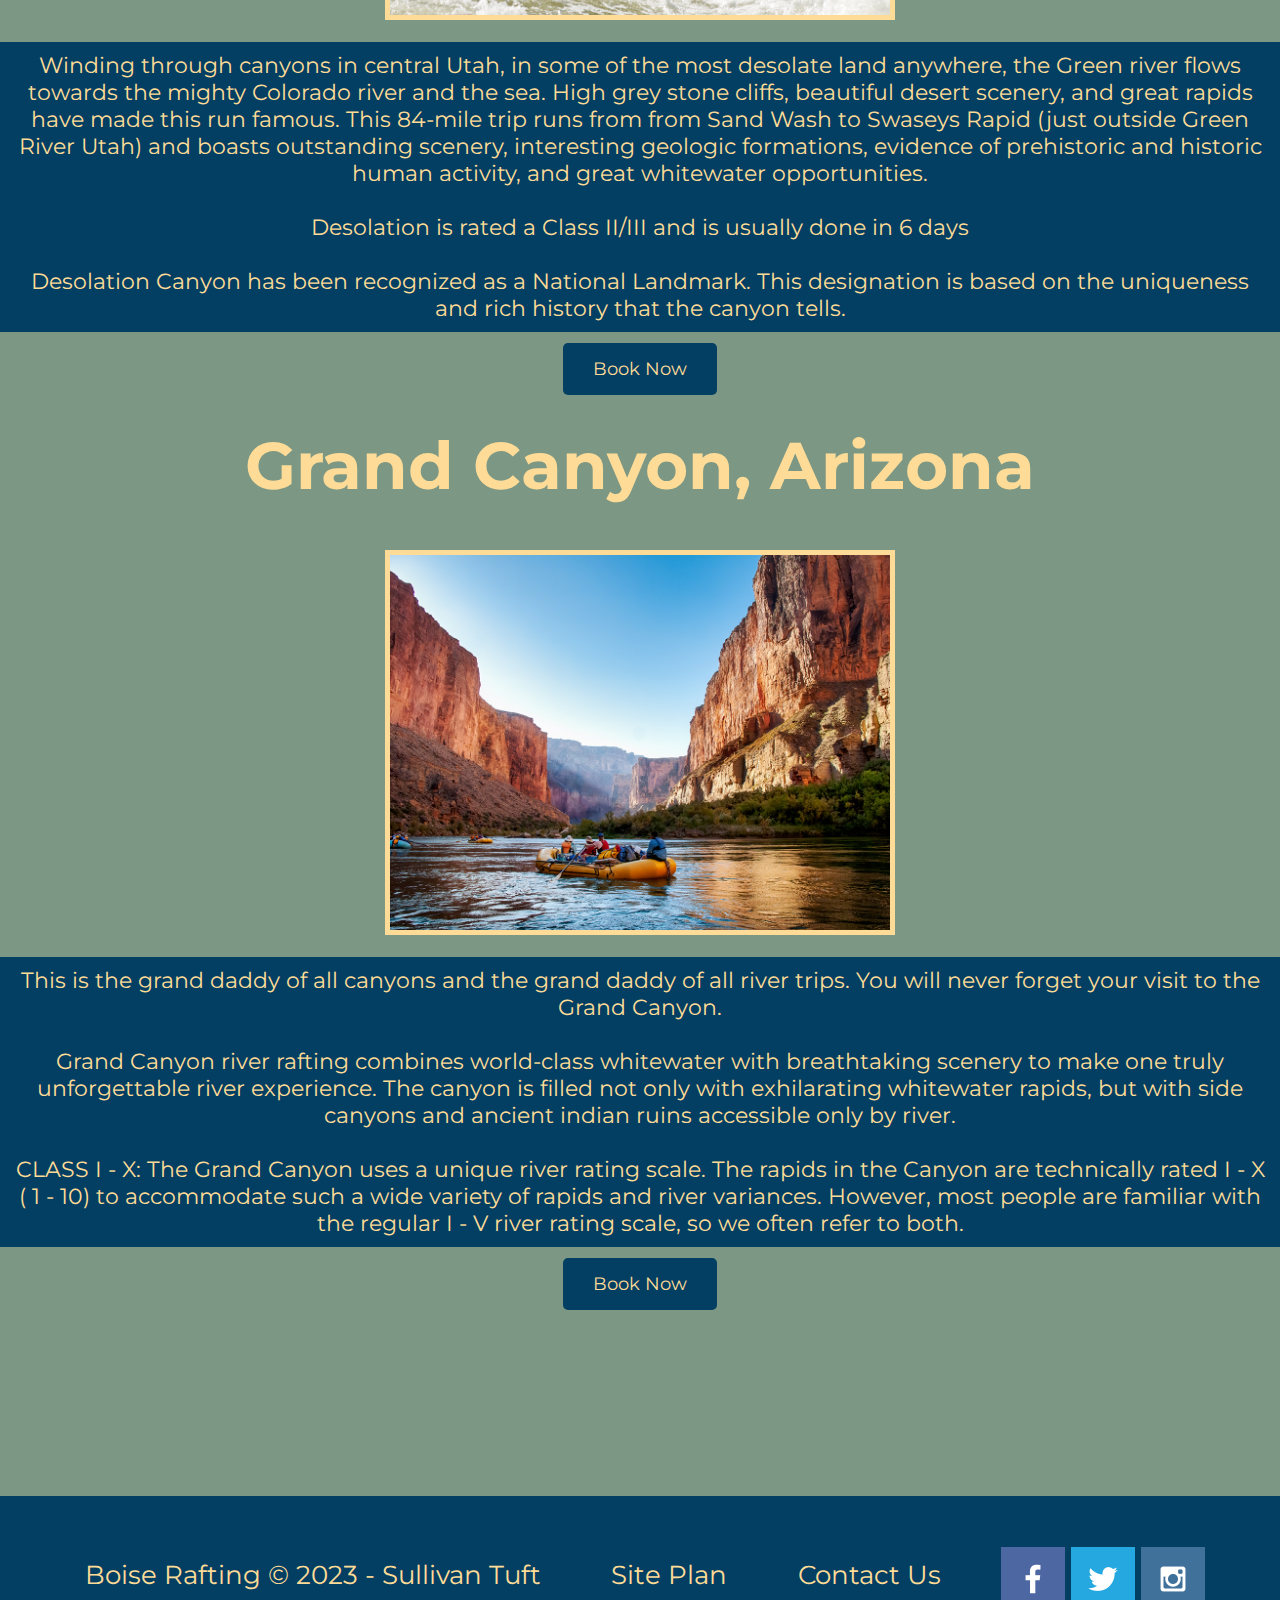
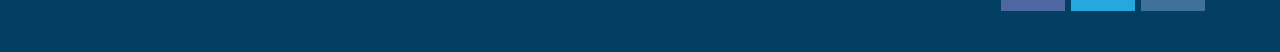
<file: wrr/rivers.html>
<!DOCTYPE html>
<html lang="en">
<head>
    <meta charset="UTF-8">
    <meta http-equiv="X-UA-Compatible" content="IE=edge">
    <meta name="viewport" content="width=device-width, initial-scale=1.0">
    <link rel="stylesheet" href="styles/style.css">
    <title>Boise Rafting | Rivers</title>
</head>
<body>
    <div id="content">

        <header>
            <a id ="logo_link" href="index.html">
                <img class="logo" src="images/wrr_logo.png" alt="Boise Rafting Logo">
    
            </a>
            <nav>
                <a href="index.html">Home</a>
                <a href="rivers.html">Rivers</a>
                <a href="site-plan-rafting.html">Site Plan</a>
                <a href="contactus.html">Contact Us</a>
            </nav>
            
        </header>


    <h1 class="white_header">Come and see what we have to offer!</h1>


        <h1 class="river_title">Salmon River, Idaho</h1>
        <img class="rivers_pictures" src='images/salmon_idaho.jpg' alt="Salmon, Idaho">
        <p class="rivers_text">Nestled deep in the Frank Church Wilderness of No Return winds the Salmon river. The Salmon was given the nickname long ago as the River of No Return by the people living near it because of the number of folks that came to visit and fell so in love with the rugged beauty of the river that they never left.<br><br>

            Herds of elk and deer graze on the hillsides around the river and bear and bighorn sheep are also commonly sighted. The river corridor is also lined with awe inspiring ponderosa pine which tower over the sandy beaches in the campsites and provide shelter from sun or rain when needed. <br><br>
            
            Let's not forget the rapids! They range from class I-IV. The Salmon is one of the longest undammed rivers in the United States. As a free flowing river the water is higher, faster, and colder in the early summer and lower, slower, and warmer in the late summer. There are good rapids all summer...but families with children who like to swim tend to appreciate the late summer's slower, warmer water more.</p>
        <div class='button-box'>
                    <a class='book' href="contactus.html">Book Now</a>
                </div>


        <h1 class="river_title">Desolation and Gray Canyon, Utah</h1>
        <img class="rivers_pictures" src='images/desolation_utah.jpg' alt="Desolation and Gray Canyon, Utah">
         <p class="rivers_text">Winding through canyons in central Utah, in some of the most desolate land anywhere, the Green river flows towards the mighty Colorado river and the sea. High grey stone cliffs, beautiful desert scenery, and great rapids have made this run famous. This 84-mile trip runs from from Sand Wash to Swaseys Rapid (just outside Green River Utah) and boasts outstanding scenery, interesting geologic formations, evidence of prehistoric and historic human activity, and great whitewater opportunities. <br><br>

            Desolation is rated a Class II/III and is usually done in 6 days<br><br>
            
            Desolation Canyon has been recognized as a National Landmark.  This designation is based on the uniqueness and rich history that the canyon tells.</p>
                <div class='button-box'>
                            <a class='book' href="contactus.html">Book Now</a>
                        </div>


        <h1 class="river_title">Grand Canyon, Arizona</h1>
        <img class="rivers_pictures" src='images/grand_canyon.jpg' alt="Grand Canyon, Arizona">
         <p class="rivers_text">This is the grand daddy of all canyons and the grand daddy of all river trips. You will never forget your visit to the Grand Canyon. <br><br>

            Grand Canyon river rafting combines world-class whitewater with breathtaking scenery to make one truly unforgettable river experience. The canyon is filled not only with exhilarating whitewater rapids, but with side canyons and ancient indian ruins accessible only by river.<br><br>
            
            CLASS I - X: The Grand Canyon uses a unique river rating scale. The rapids in the Canyon are technically rated I - X ( 1 - 10) to accommodate such a wide variety of rapids and river variances. However, most people are familiar with the regular I - V river rating scale, so we often refer to both.</p>
                <div class='button-box'>
                            <a class='book' href="contactus.html">Book Now</a>
                        </div>                     
    
           
       
       


<footer>
    <p>Boise Rafting &copy; 2023 - Sullivan Tuft</p>
    <p><a href="site-plan-rafting.html">Site Plan</a></p>
    <p><a href="contactus.html">Contact Us</a></p>

    <div class="social">
        <a href="https://facebook.com" target="_blank">
            <img src="images/facebook.png" alt="fb icon">
        </a>
        <a href="https://twitter.com" target="_blank">
            <img src="images/twitter.png" alt="twitter icon">
        </a>
        <a href="https://instagram.com" target="_blank">
            <img src="images/instagram.png" alt="instagram icon">
        </a>
    </div>
    
</footer>




</div>
</body>

</html>
</file>
<file: personal_site_plan/personal_site_style.css>
/* if you are using any Google fonts change the font names below to your fonts. 
Any spaces in your font name should be replaced with a +. 
Fonts are separated by a | */

@import url('https://fonts.googleapis.com/css2?family=Gloock&family=Poppins:wght@300&display=swap');

:root {
  /* change the values below to your colors from your palette */
  --primary-color: #653239   ;
  --secondary-color: #E2D4BA ;
  --accent1-color: #AF7A6D;
  --accent2-color: #CCC7B9;

  /* change the values below to your chosen font(s) */
  --heading-font: "Gloock", serif;
  --paragraph-font: 'Poppins', sans-serif;

  /* these colors below should be chosen from among your palette colors above */
  --headline-color-on-white: #AF7A6D; /* headlines on a white background */ 
  --headline-color-on-color: #E2D4BA; /* headlines on a colored background */ 
  --paragraph-color-on-white: #AF7A6D; /* paragraph text on a white background */ 
  --paragraph-color-on-color: #E2D4BA; /* paragraph text on a colored background */ 
  --paragraph-background-color: #653239  ;
  --nav-link-color: #CCC7B9;
  --nav-background-color: #653239;
  --nav-hover-link-color: #E2D4BA;
  --nav-hover-background-color: #AF7A6D;
}


/*  Look around below...but DON'T CHANGE ANYTHING! */

body {
  
  margin: 0 auto;
  padding: 4em;
  font-size: 18px;
  text-align: center;
}
.box1 img, .box2 img, .box3 img, .box4 img, .imagebox img{
  box-shadow: 0 0 0 5px #AF7A6D;
  
}
.box1 img:hover, .box2 img:hover, .box3 img:hover, .box4 img:hover, .imagebox img:hover{
  transform: scale(1.3);
}


img {
  display: block;
  margin: 0 auto;
  
}
h1, h2, h3, h4, h5, h6 {
  font-family: var(--heading-font);
  color: var(--headline-color-on-white);
}
h2 {
  text-align: center;
}
hr {
  height: 3px;
  margin: 35px 0;
  background: var(--accent1-color);
}
header {

  text-align: center;
  color: var(--headline-color-on-color);
  background-color: var(--paragraph-background-color);
  display: grid;
  grid-template-columns: 150px auto;
  position: fixed;
  top: 0; 
  width: 100%; 
}
header > h1, header > h2 {
  color: var(--headline-color-on-color);
}

p {
  font-family: var(--paragraph-font);
  color: var(--paragraph-color-on-white);
  padding: 1em;
}
.colors {
  width: 100%;
  min-width: 350px;
  margin: 30px auto;
  text-align: center;
}
.colors th {
  background-color: #999;
}
.colors td{
  width: 25%;
  height: 3em;
}

.primary {
  background-color: var(--primary-color);
}
.secondary {
  background-color: var(--secondary-color);
}
.accent1 {
  background-color: var(--accent1-color);
}
.accent2{
  background-color: var(--accent2-color);
}

p.colored {
  background-color: var(--paragraph-background-color);
  color: var(--paragraph-color-on-color);
}

nav {
  background-color: var(--nav-background-color);
  line-height: 3em;
  text-align: center;
  font-size: 1.2em;
  list-style-type: none;
  display: flex;
  position: fixed; 
  top: 0; 
  width:100%;
 
 
}

nav a {
  padding:1em;
  min-width: 120px;
  text-decoration: none;
  padding: 10px;
  font-family: var(--paragraph-font);

}
nav a:link, nav a:visited {
  color: var(--nav-link-color);
}
nav a:hover {
  color: var(--nav-hover-link-color);
  background-color: var(--nav-hover-background-color);
}

.sitemap {
  display: grid;
  justify-content: center;

  grid-template-columns: repeat(6, 15%);
  grid-template-rows: 3em 1.5em 1.5em 3em;
  grid-template-areas: ". . home home . ."
    ". . . top . ."
    ". left left right right ."
    "page2 page2 . . page3 page3";
}
.sitemap > div {

  text-align: center;

}
.sm-home {
  grid-area: home;
  background-color: #ccc;
  line-height: 3em;
}
.sm-page2 {
  grid-area: page2;
  background-color: #ccc;
  line-height: 3em;
}
.sm-page3 {
  grid-area: page3;
  background-color: #ccc;
  line-height: 3em;
}

.top {
  grid-area: top;
  border-left: 1px solid;
}

.left {
  grid-area: left;
  border-top: 1px solid;
  border-left: 1px solid;
}

.right {
  grid-area: right;
  border-top: 1px solid;
  border-right: 1px solid;
}
img{
    width:40%;
}

footer {
  background-color: #653239;
  color: #E2D4BA;
  padding: 25px 50px;
  margin-top: 200px; 
  display: flex;
  justify-content: space-around;
  align-items: center;

}
footer p {
  font-size: 1.2em;
  color: #E2D4BA;
}    
   
footer p a:hover {
  text-decoration: underline;
}   
footer .social img{
     padding-top: 15px;
     display: flex;
   
}

footer a{
  color: #E2D4BA;
  text-decoration: none;
  }
  footer a:hover{
  color: #E2D4BA;
  }
  .logo{
    width: 85px;
    position: fixed; 
    top: 0;
    left: 0;
    z-index: 1;
  

  }
.box1{
  display: grid;
  grid-template-columns: 1fr 1fr;
  padding-bottom: 50px;
  
}
.box1 h1{
  grid-column: 2/3;
  padding-top: 20px;
}
.box1 p{
  grid-column: 2/3;
  grid-row: 2/3;
  color: var(--paragraph-color-on-color);
  background-color: var(--paragraph-background-color);
}
.box1 img{
  width: 450px;
 
}
.box2{
  display: grid;
  grid-template-columns: 1fr 1fr;
  padding-bottom: 20px;
}
.box2 h1{
  grid-column: 2/3;
}
.box2 p{
  grid-column: 2/3;
  grid-row: 2/3;
  color: var(--paragraph-color-on-color);
  background-color: var(--paragraph-background-color);
}
.box2 img{
  
  width: 450px;
  grid-column: 1/2;
  grid-row: 2/3;
  margin: auto;
 

}
.box3{
  display: grid;
  grid-template-columns: 1fr 1fr;
  padding-bottom: 50px;
 
}
.box3 h1{
  grid-column: 2/3;
  padding-top: 20px;
}
.box3 p{
  grid-column: 2/3;
  grid-row: 2/3;
  color: var(--paragraph-color-on-color);
  background-color: var(--paragraph-background-color);
}
.box3 img{
  width: 450px;
 
  display: block;
  align-items: center;
  justify-content: center;
  margin: auto;
}
.box4{
  display: grid;
  grid-template-columns: 1fr 1fr;
  padding-bottom: 20px;
}
.box4 h1{
  grid-column: 2/3;
}
.box4 p{
  grid-column: 2/3;
  grid-row: 2/3;
  color: var(--paragraph-color-on-color);
  background-color: var(--paragraph-background-color);
  
}
.box4 img{

  width: 450px;
  grid-column: 1/2;
  grid-row: 2/3;
  margin: auto;

}
.imagebox{
  display: grid;
  grid-template-columns: 1fr 1fr;
  grid-template-rows: 1fr;
  margin:0 auto;
  justify-content: center;
  padding-bottom: 50px;
}
.imagebox img{
  width: 500px;
  
}
.coloredtext{
  color:var(--paragraph-color-on-color);
  background-color: var(--paragraph-background-color);
  width: 800px;
  margin:0 auto;
}
.heading{
  font-size: 3em;
}
</file>
<file: wrr/styles/style.css>
@import url('https://fonts.googleapis.com/css2?family=Montserrat:wght@500;800&display=swap');
body {
    
    background-color: #7C9885;
    color:#FEDC97;
    font-size: 22px;
    font-family: "Montserrat";
    margin: 0;
    padding: 0;
  }
  .logo{
    width: 80px;
   
  }
  #logo_link{
    padding-top: 5px;
    justify-self: center;
    align-self: center;
  }   
  
  header{
    background-color:#7C9885;
    display: grid;
    grid-template-columns: 150px auto;
  }
  .white_header{
    color: white;
    text-align: center;
    font-size: 1.5em;
  }
  .river_title{
    color: #FEDC97;
    text-align: center;
    font-size: 3em;
  }
  .rivers_pictures{
    display:block;
   margin: auto;
   width: 500px;
   border: 5px solid #FEDC97;
  }
  .rivers_text{
    background-color: #033F63;
    text-align: center;
   


}
  nav {
    background-color: #033F63;
    padding: 10px;
    text-align: center;
    display: flex;
    justify-content: space-around;
  }
  nav a{
    background-color: #033F63;
    color:#FEDC97;
    text-decoration: none;
    padding: 35px;
    
  }
  nav a:hover{
    background-color:#7C9885;
    color:#FEDC97;
  }
  .book, .join{
    background-color: #033F63;
    color: #FEDC97;
    text-decoration: none;
    font-size: 18px;
    border-radius: 5px;
    margin-top: 50px;
    padding: 15px 30px;

  }
  .rivers-card, .camping-card, .rapids-card{
    margin: 200px 0;

  }
  .book:hover, .join:hover{
     background-color: #7C9885;
     color: #FEDC97;
    }

  h2 {
      margin: 0;
  }

  h4{
    color: #FEDC97;
  }
 
  p {
    padding: 10px;
  }
  footer {
    background-color: #033F63;
    color: #FEDC97;
    padding: 25px 50px;
    margin-top: 200px; 
    display: flex;
    justify-content: space-around;
    align-items: center;

  }
  #content{
    max-width:1600px;
    margin:0 auto;
  }
  #background {
    height: 725px;
    background-color: #7C9885;
    grid-column: 1/11;
    grid-row:4/9;
}
.button-box{
  text-align: center;
}
main section{
  text-align: center;
}
#hero {
  display: grid;
  grid-template-columns: 1fr 3fr 1fr;
  margin-top: -100px; 
}
#hero-msg h1, #hero-msg h4{
  text-align: center;
}
.msg{
  background-color: #033F63;
  line-height: 1.5em;
  padding: 35px;
  grid-column: 6/10;
  grid-row: 6/7;
  box-shadow: 5px 5px 10px #6f7364;
}
.home-grid{
display: grid;
grid-template-columns: repeat(10,1fr);
}
.home-title{
  color:#FEDC97;
  font-size: 2em;
  margin-top: 10px;
}
.msg h2{
  color: #FEDC97;
}
.msg p{
  color: #FEDC97;
  font-size: .8em;
  padding-bottom: 15px;
}
footer a{
color: #FEDC97;
text-decoration: none;
}
footer a:hover{
color: #FEDC97;
}
.icon {
  width: 80px;
  padding-top: 10px;
}
#hero-img{
  width: 100%;
}
#hero-box {
  grid-column: 1/4;
  grid-row: 1/3;
  z-index: -1;
}
#hero-msg h4 {
  color: white;
}
#hero-msg {
  grid-column: 2 / 3;
  grid-row: 1 / 2;
  margin-top: 100px;
}
footer p {
  font-size: 1.2em;
}    
   
footer p a:hover {
  text-decoration: underline;
}   
footer .social img{
     padding-top: 15px;
}
.card-img {
  border: 10px solid #d9c2a3;
  transition: transform .5s;
    box-shadow: 5px 5px 10px #6f7364;
}
.card-img:hover {
  opacity: .6;
  transform: scale(1.1);
}
main section img {
  box-sizing: border-box;
}
.card-img, .mountains {
  width: 100%;
}
.rivers-card{
  grid-column: 2 / 4;
  grid-row: 2 / 3;
}
.camping-card{
  grid-column: 5/7;
  grid-row: 2/3;
}
.rapids-card{
  grid-column: 8/10;
  grid-row: 2/3;
}
.mountains{
  grid-column: 2/7;
  grid-row: 5/8;
  box-shadow: 5px 5px 10px #6f7364;

}
@media screen and (max-width: 900px) {
  #hero, .home-grid {
      display: block;
      height: auto;
  }
  nav, footer {
      flex-direction: column;
  }
  nav a {
      display: block;
      padding: 15px;
  }
  #hero {
      margin-top: 0;
  }
  #hero-msg {
      margin-top: 0;
  }
  #hero-msg h4 {
      display: none;
  }
  .home-title {
      font-size: 25px;
      color: #6f7364;
  }
  .rivers-card, .camping-card, .rapids-card { 
      margin: 50px auto;
      width: 60%;
  }
  #background {
      display: none;
  }
  .mountains, .msg {
      width: 80%;
      display: block;
      margin: 0 auto;
  }
  footer {
      margin-top: 25px;
  }
}

form {
  /* Center the form on the page */
  margin: 0 auto;
  width: 400px;
  /* Form outline */
  padding: 1em;
  border: 1px solid #ccc;
  border-radius: 1em;
}

ul {
  list-style: none;
  padding: 0;
  margin: 0;
}

form li + li {
  margin-top: 1em;
}

label {
  /* Uniform size & alignment */
  display: inline-block;
  width: 90px;
  text-align: right;
}

input,
textarea {
  /* To make sure that all text fields have the same font settings
     By default, textareas have a monospace font */
  font: 1em sans-serif;

  /* Uniform text field size */
  width: 300px;
  box-sizing: border-box;

  /* Match form field borders */
  border: 1px solid #999;
}

input:focus,
textarea:focus {
  /* Additional highlight for focused elements */
  border-color: #000;
}

textarea {
  /* Align multiline text fields with their labels */
  vertical-align: top;

  /* Provide space to type some text */
  height: 5em;
}

.button {
  /* Align buttons with the text fields */
  padding-left: 90px; /* same size as the label elements */

}

button {
  /* This extra margin represent roughly the same space as the space
     between the labels and their text fields */
  margin-left: 0.5em;
}
#feedback{
  background-color: antiquewhite;
  position: absolute;
  top: 0;
  left: 0;
  right: 0;
  padding: .5em;
  /* make this element invisible until we are ready for it */
  display: none; 
  color: #000;     
  
}
.moveDown {
  margin-top: 3em;
}
</file>
<file: wireframe.css>
.logo{
    width:100px;
    background-color: aqua;
    display: block;
    margin-left: auto;
    margin-right: auto;
    width: 10%;
}
</file>
<file: intro/alignment.css>
section {
    width: 50%;
    border: 1px solid;
  }
  
.left{
    text-align: left;
}  
.center{
    text-align: center;
}
.right{
    text-align: right;
}
.block1{
    margin-right: auto;
}
.block2{
margin: 0 auto;
}

.block3{
margin-left: auto;
}
.block4{
    margin: 0 auto;
}
</file>
<file: wrr/styles/ice.css>
.grid-container {
    display: grid;
    margin: 0 auto;
    width:300px;
    grid-template-rows: auto auto auto;

    background-color: azure;
   
  }
  
  h1{
    
    grid-row: 2/3;
    font-size: 2em;
    text-align: center;
  }
  .headerp{
    color:navy;
  }
body{
  background-color: black;
  
}
img{
  margin: 0 auto;
  width: auto;
}
p{
  text-align: center;
}
.body-text{
color:gray;
font-size: 1.2em;

}
.bottom-grid{
  display: grid;
}
</file>
<file: wrr/positionstyles.css>
/* CSS - Name: "positionstyles.css" */
/* Activity 1 styles */
.content1 {
  /* This is the parent of the activity 1 boxes. */
  display:grid;
  grid-template-columns: 1fr 1fr;
  justify-items: center;
  grid-gap: 20px;

}
.red1 { 
  width: 100%; 
  height: 100px; 
  background-color: red; 
  grid-row:1/2;
  grid-column: 1/3;
  

} 
.green1 {
  width: 200px; 
  height: 200px; 
  background-color: green; 
  margin:auto;

} 
.yellow1 {
  width: 200px; 
  height: 200px; 
  background-color: gold; 
  margin:auto;
} 
.blue1 {
  width: 100%; 
  height: 100px; 
  background-color: blue; 
  grid-row:4/5;
  grid-column: 1/3
} 
/* Activity 2 styles */ 
.content2 {
  /* This is the parent of the activity 2 boxes. */
  display:grid;
  grid-template-columns: 50px 50px 50px 50px 50px;
  grid-template-rows: 50px 50px 50px 50px 50px;
}
.red2 {
  width: 100px; 
  height: 100px; 
  background-color: red; 
  grid-column: 1/3;
  
} 
.green2 { 
  width: 100px; 
  height: 100px; 
  background-color: green; 
  grid-column:2/3;
  z-index: 2;
 
} 
.yellow2 {
  width: 100px; 
  height: 100px; 
  background-color: gold; 
  z-index: 3;
  grid-column:3/4;
  grid-row: 3/4;
  
} 
.blue2 {
  width: 100px; 
  height: 100px; 
  background-color: blue; 
  z-index: 4;
  grid-column:4/5;
  grid-row: 4/5;
} 
/* Activity 3 styles */ 
.content3 {
  /* This is the parent of the activity 3 boxes. */
  display: grid;
  grid-template-columns: 1fr 1fr;
  grid-column-gap:100px;
}
.red3 {
  width: 100%; 
  height: 100px; 
  background-color: red; 
  grid-row:1/2;
  grid-column: 1/3;
  
} 
.green3 {
  width: 100%; 
  height: 200px; 
  background-color: green;
  grid-column: 1,2;
  grid-row: 2,3;
} 
.yellow3 {
  width: 100%; 
  height: 200px; 
  background-color: gold; 
} 
.blue3 {
  width: 100%;
  height: 100px; 
  background-color: blue; 
  grid-row:3/4;
  grid-column: 1/3;
} 
/* Activity 4 styles */ 
.content4 {
  /* This is the parent of the activity 4 boxes. */
  height: 400px;
  display: grid;
  grid-template-columns: 1fr 1fr;
  
}
.red4 {
  width: 100%; 
  height: 400px; 
  background-color: red; 
  grid-row:1/4;
  grid-column: 1/2;
 
} 
.green4 {
  width: 100%; 
  height: 100%; 
  background-color: green; 
  grid-row:1/2;
  grid-column: 2/3;
 
} 
.yellow4 {
  width: 100%; 
  height: 100%; 
  background-color: gold; 
  grid-row:2/3;
  grid-column: 2/3;
 
} 
.blue4 {
  width: 100%; 
  height: 100%; 
  background-color: blue; 
  grid-row:3/4;
  grid-column: 2/3;

} 
/* Activity 5 styles */ 
.content5 {
  /* This is the parent of the activity 5 boxes. */
  height: 400px;
}
.red5 { 
  width: 100%; 
  height: 100px; 
  background-color: red;
  
} 

.yellow5 {
  width: 100%; 
  height: 300px; 
  background-color: gold; 
  z-index: 1;
  

} 
.green5 { 
  width: 200px; 
  height: 200px; 
  background-color: green; 
  z-index: 2;
  float: left;

} 
.blue5 {
  width: 100%; 
  height: 100px; 
  background-color: blue; 
} 
/* Activity 6 styles */ 
.content6 {
  /* This is the parent of the activity 6 boxes. */
  margin: 0 auto;
  display: grid;
  grid-template-columns: 100px 100px 100px 100px 100px 100px;
  grid-template-rows: 100px 100px 100px 100px 100px 100px;
 
}
.red6 {
  width: 100%; 
  height: 100%; 
  background-color: red; 
  grid-column: 1/5; 
  grid-row: 1/3;
  z-index: 1;
  
} 
.green6 {
  width: 100%; 
  height: 100%; 
  background-color: green; 
  grid-column: 1/3;
  grid-row: 5/7;
  z-index: 3;
} 
.yellow6 {
  width: 200px; 
  height: 400px; 
 
  background-color: gold; 
  grid-column: 5/7;
  grid-row: 3/7;
  z-index: 3;
} 
.blue6 {
  width: 100%; 
  height: 100%; 
  background-color: blue; 

  grid-column: 2/6;
  grid-row: 2/6;
  z-index: 2;
} 


/* Do not make any changes below here */
.activity {
  width: 70%; 
  margin: 20px auto; 
  font-family: Arial, sans-serif; 
  border: 1px solid black; 
  padding: 10px; 
  clear:both; 
  overflow: auto;
} 

.hint {
  border: 1px solid grey;
  background: #e0e0e0;
  padding: .5em;
  position: relative;
  margin: 1em 0;
}
.hint h3 {
  margin: 0;
}
.hint:hover {
  background: #d0d0d0;
}
.hint > div {
  display: none;
}

.hint input[type=checkbox] {
  position: absolute;
  width: 100%;
  height: 100%;
  opacity: 0;
  z-index: 1;
  cursor: pointer;
}

.hint input[type=checkbox]:checked ~ div {
  display: block;
}

.hint i {
  position: absolute;
  transform: translate(-6px, 0);
  margin-top: 16px;
  right: 10px;
  top: -3px;
}
.hint i:before, .hint i:after {
  content: "";
  position: absolute;
  background-color: black;
  width: 3px;
  height: 9px;
}
.hint i:before {
  transform: translate(2px, 0) rotate(45deg);
}
.hint i:after {
  transform: translate(-2px, 0) rotate(-45deg);
}

.hint input[type=checkbox]:checked ~ i:before {
  transform: translate(-2px, 0) rotate(45deg);
}
.hint input[type=checkbox]:checked ~ i:after {
  transform: translate(2px, 0) rotate(-45deg);
}
.hint a {
  position: relative;
  z-index: 1;
}
</file>
